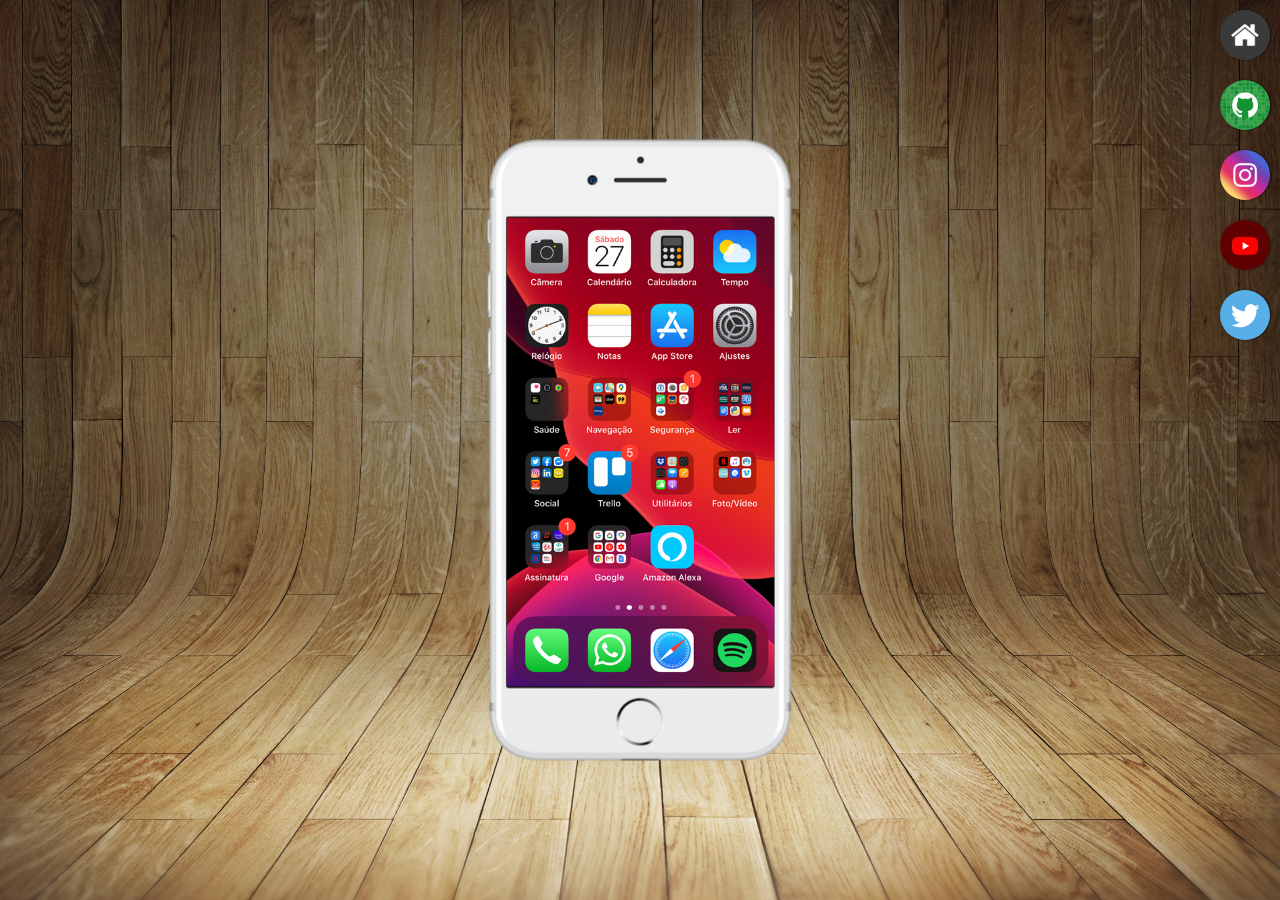
<file: index.html>
<!DOCTYPE html>
<html lang="en">
<head>
    <meta charset="UTF-8">
    <meta name="viewport" content="width=device-width, initial-scale=1.0">
    <title>Projeto Redes Sociais</title>
    <link rel="shortcut icon" href="pacote-d013/favicon.ico" type="image/x-icon">
    <link rel="stylesheet" href="estilos/style.css">
</head>
<body>
    <main>
        <section id="telefone">
            <iframe src="home.html" name="tela" id="tela"  frameborder="0"></iframe>

        </section>

        <section id="redes-sociais">

            <a href="home.html" target="tela"><img src="pacote-d013/imagens/logo-home.jpg" alt="home"></a>
            <a href="github.html" target="tela"><img src="pacote-d013/imagens/logo-github.jpg" alt="github"></a>
            <a href="instagram.html" target="tela"><img src="pacote-d013/imagens/logo-instagram.jpg" alt="instagram"></a>
            <a href="youtube.html" target="tela"><img src="pacote-d013/imagens/logo-youtube.jpg" alt="youtube"></a>
            <a href="twitter.html" target="tela"><img src="pacote-d013/imagens/logo-twitter.jpg" alt="twitter"></a>



        </section>




    </main>
</body>
</html>
</file>
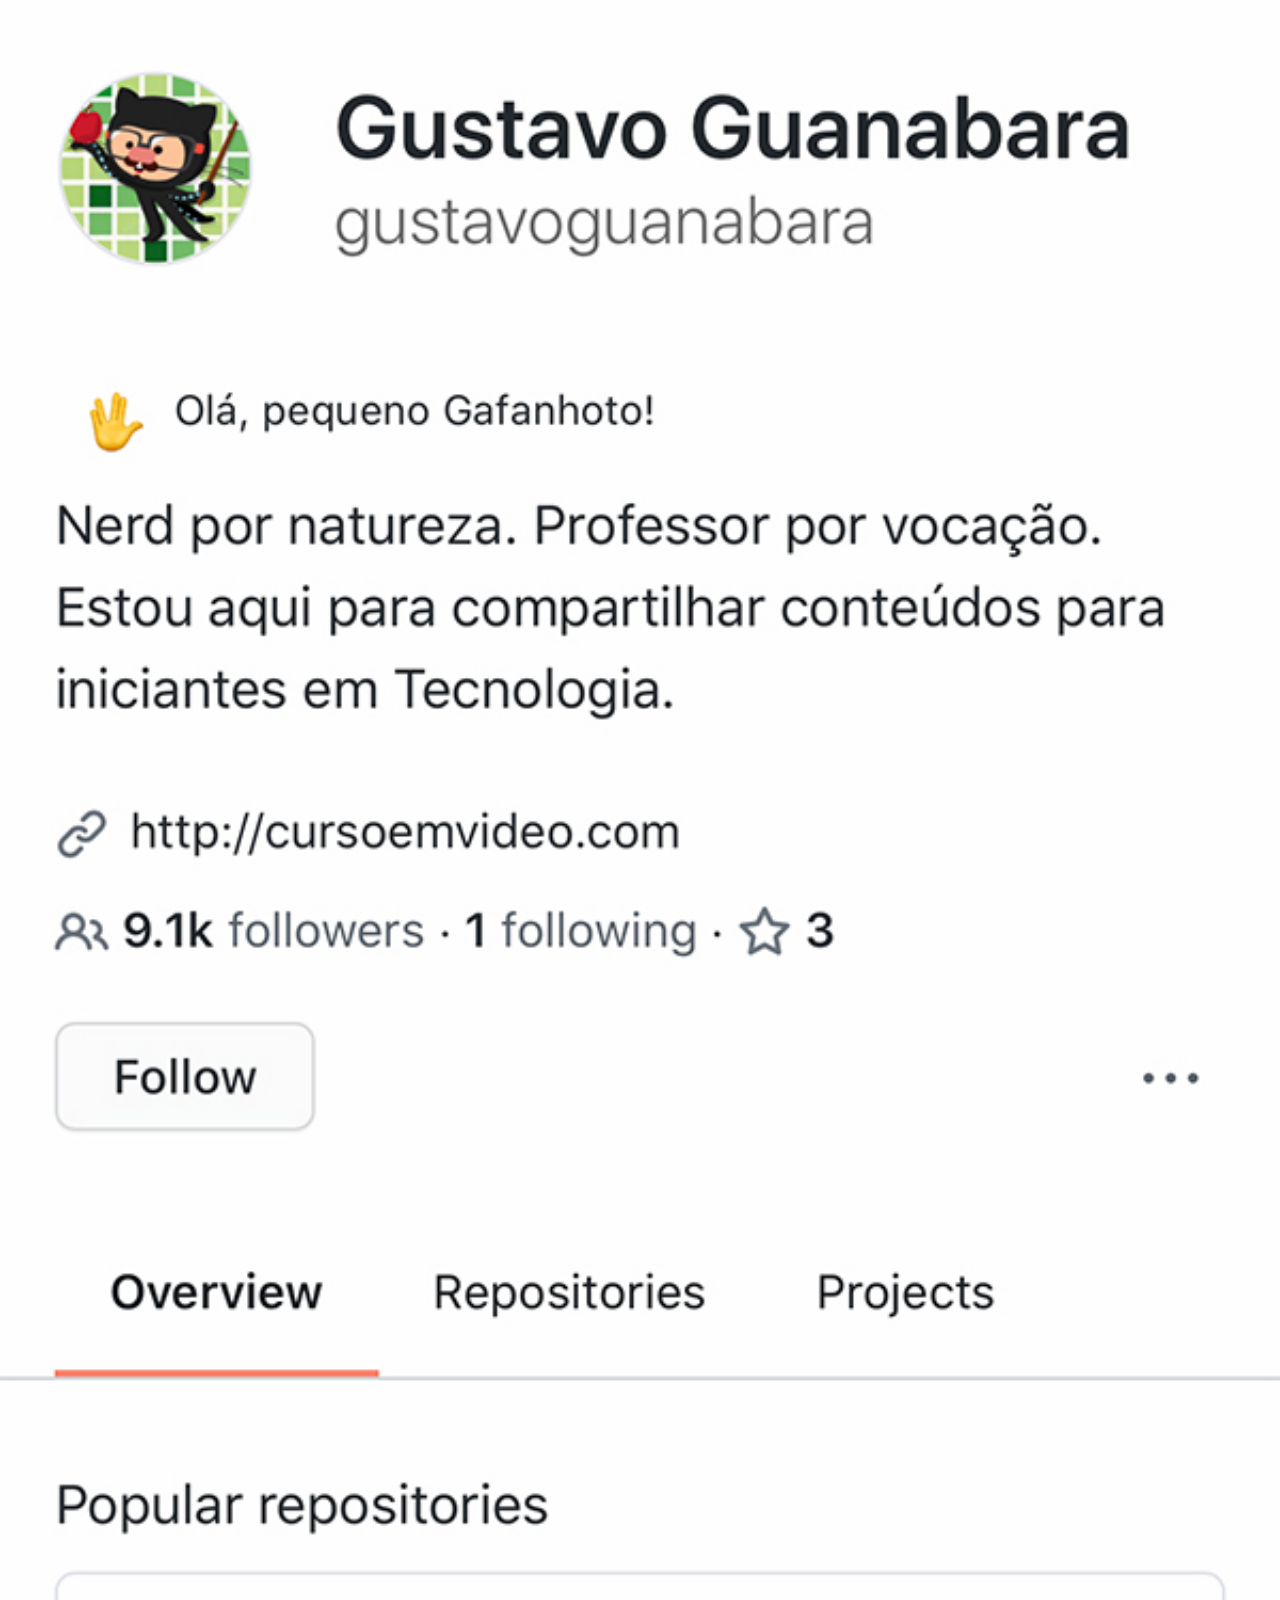
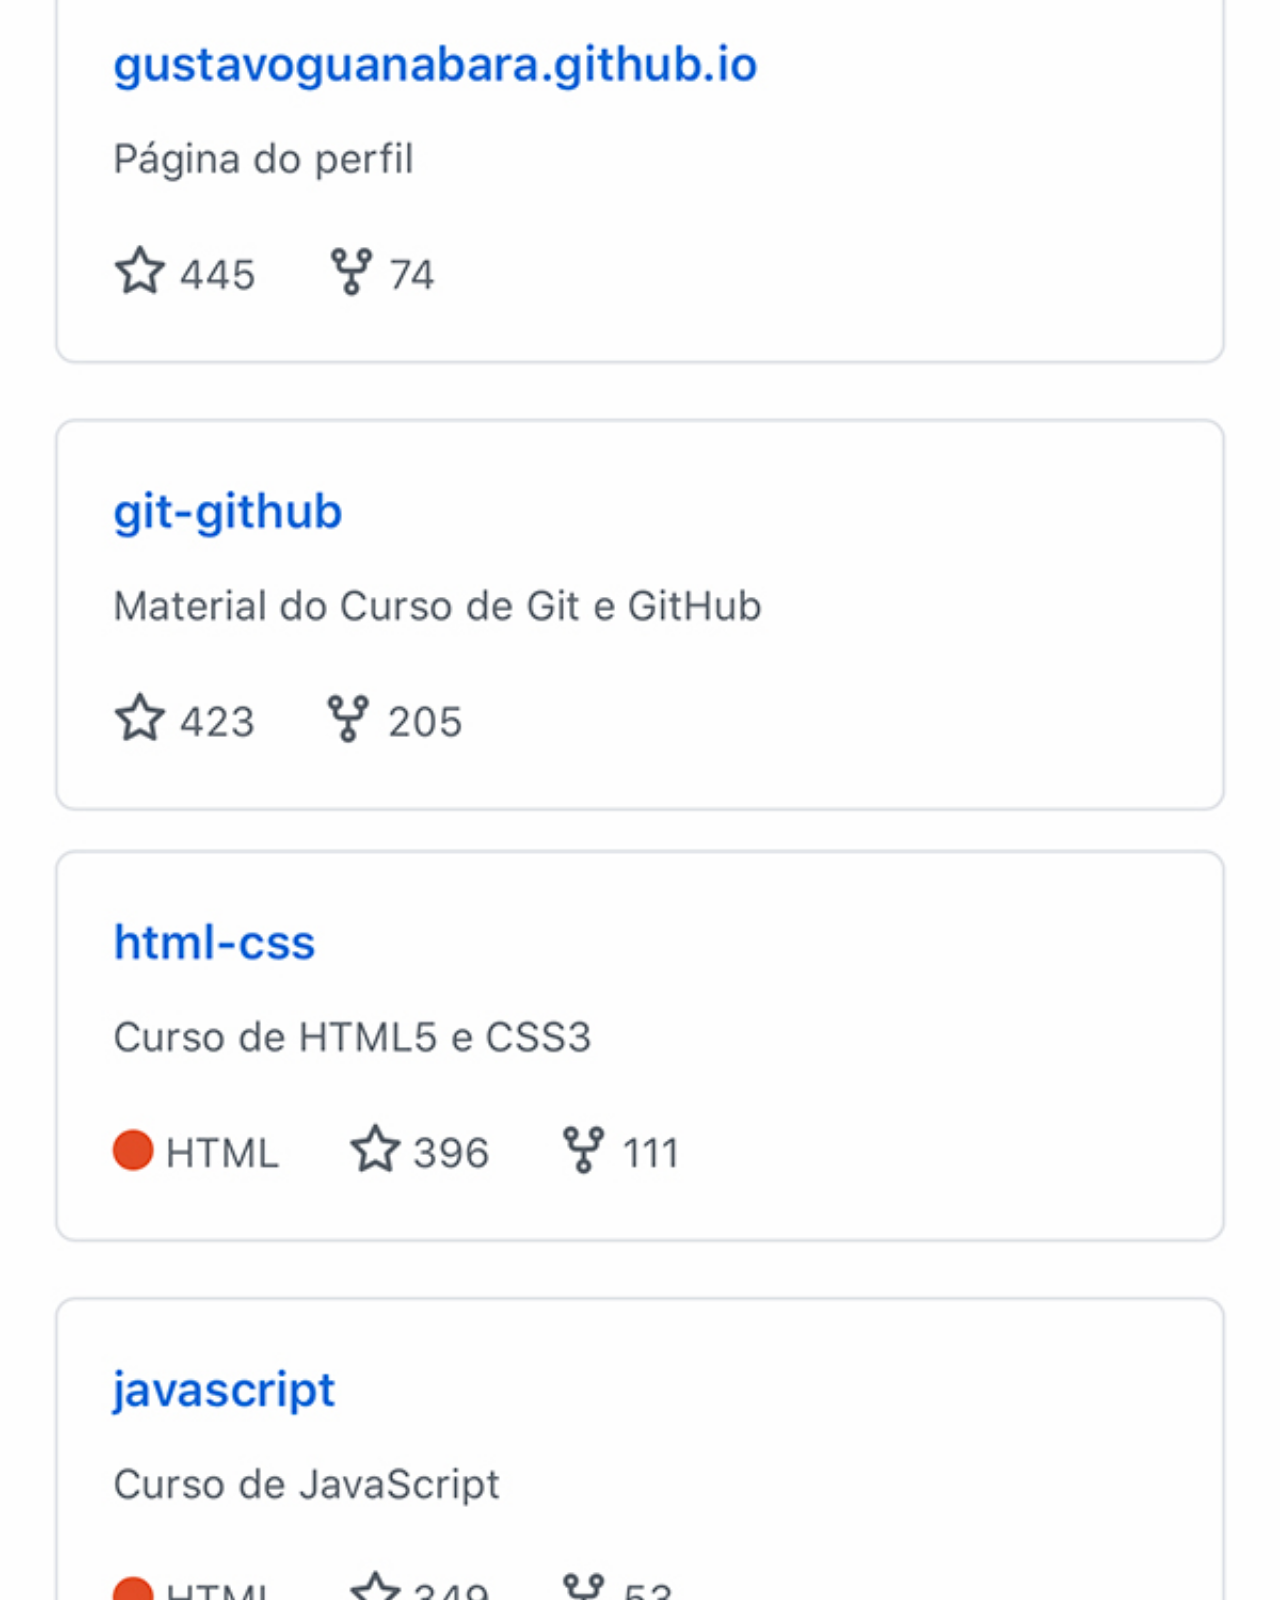
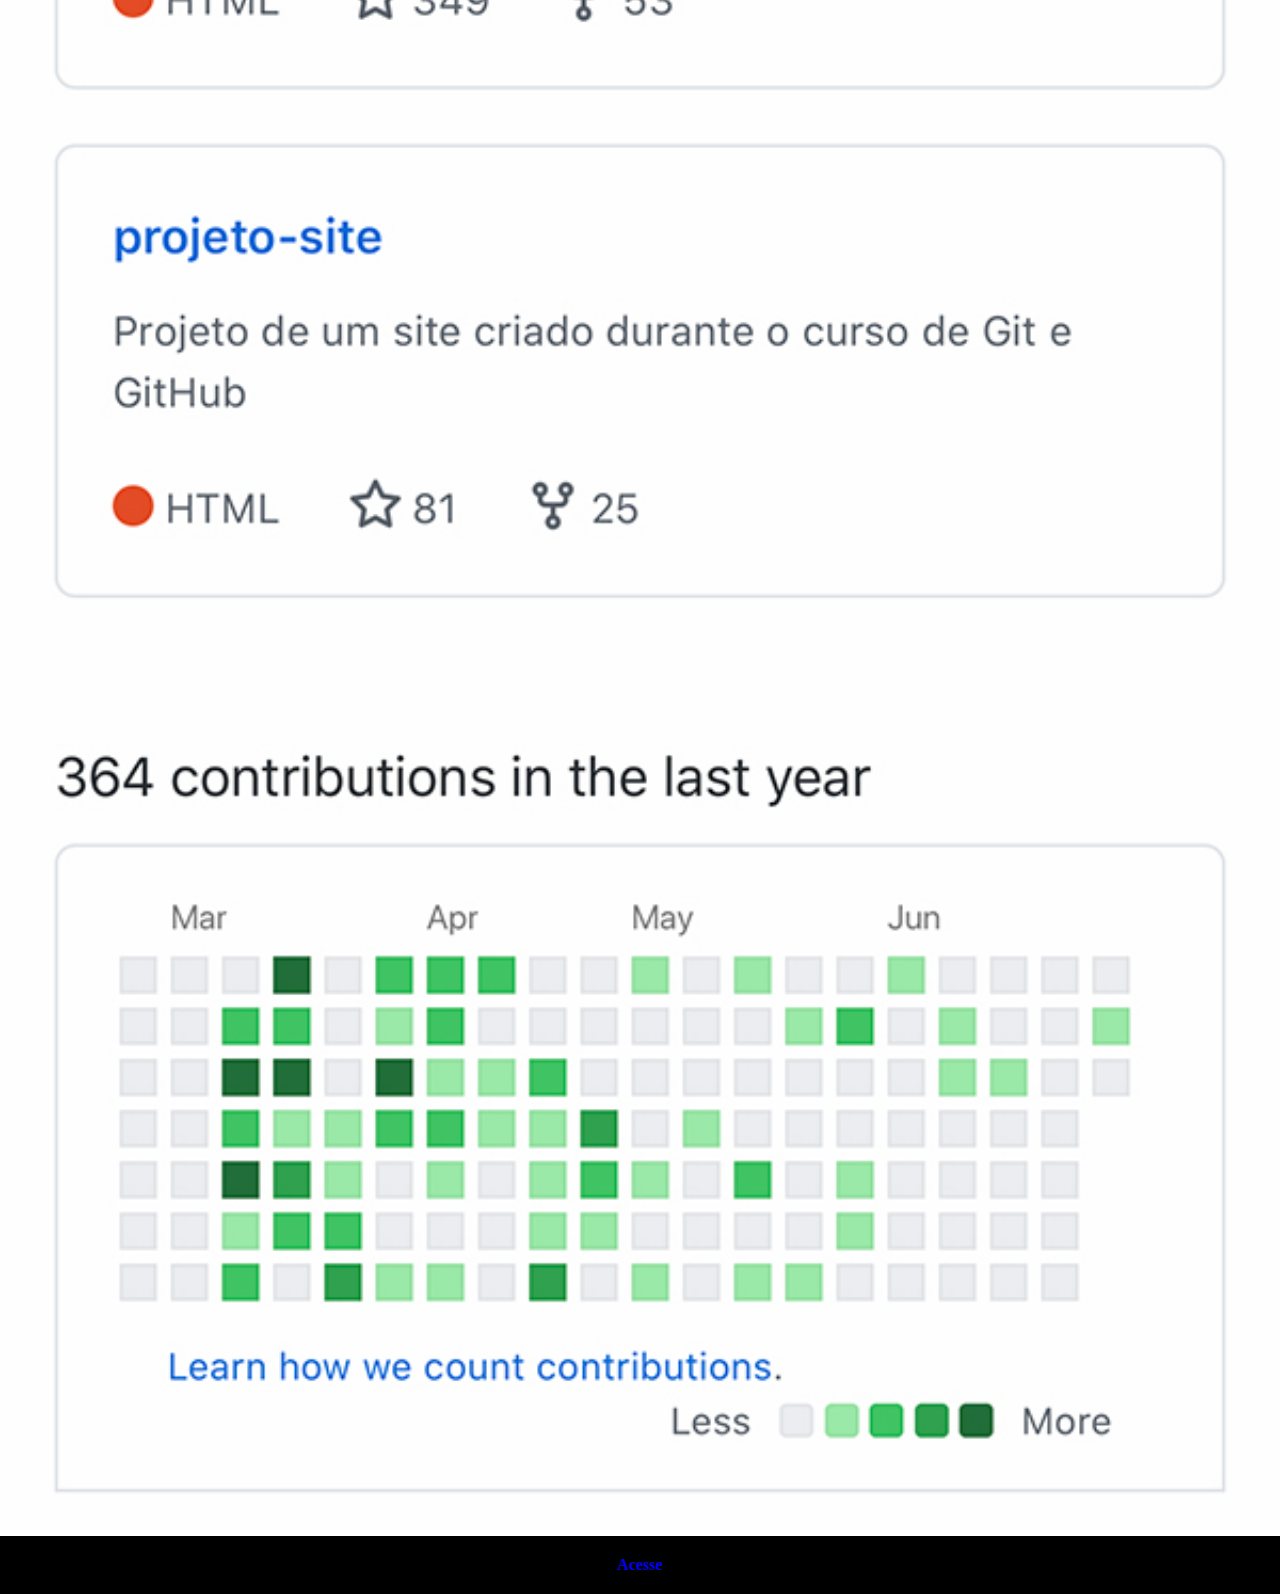
<file: github.html>
<!DOCTYPE html>
<html lang="en">
<head>
    <meta charset="UTF-8">
    <meta name="viewport" content="width=device-width, initial-scale=1.0">
    <title>Github</title>
    <link rel="stylesheet" href="estilos/social.css">
</head>
<body>
    <img src="pacote-d013/imagens/tela-github.jpg" alt="Github">
    <a href="https://github.com/gustavoguanabara/html-css/tree/fe6653ecdafa5b7275a5ecb4c36a8ca14f5043e7/aulas-pdf" target="_blank">Acesse</a>
    
</body>
</html>
</file>
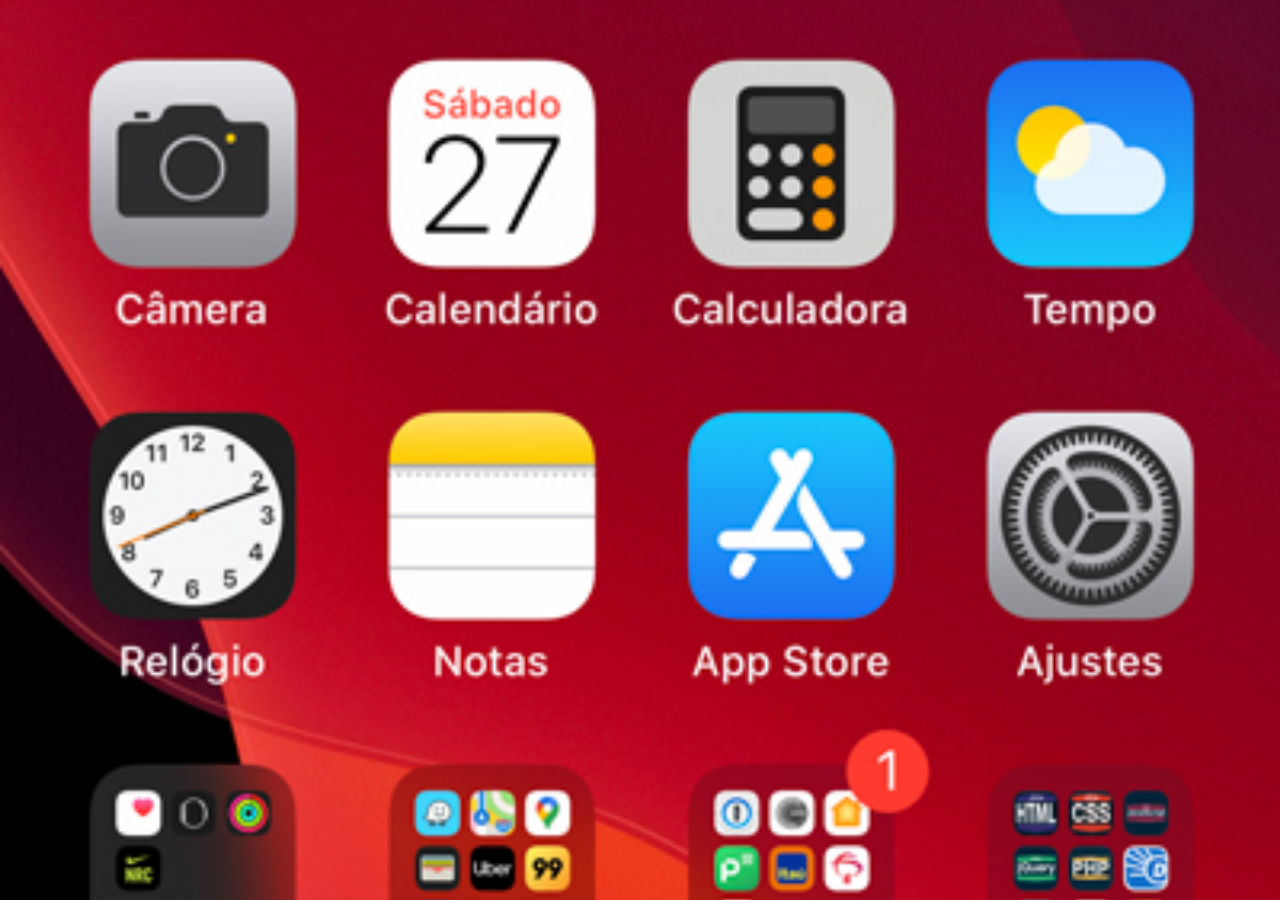
<file: home.html>
<!DOCTYPE html>
<html lang="en">
<head>
    <meta charset="UTF-8">
    <meta name="viewport" content="width=device-width, initial-scale=1.0">
    <title>Home</title>
</head>

<style>
    * {
        margin: 0;
        padding: 0;
    }

    body {
        width: 100vw;
        height: 100vh;
        background: black url('pacote-d013/imagens/tela-home.jpg') no-repeat top center;
        background-size: cover;
    }

    
    
</style>
<body>
    
</body>
</html>
</file>
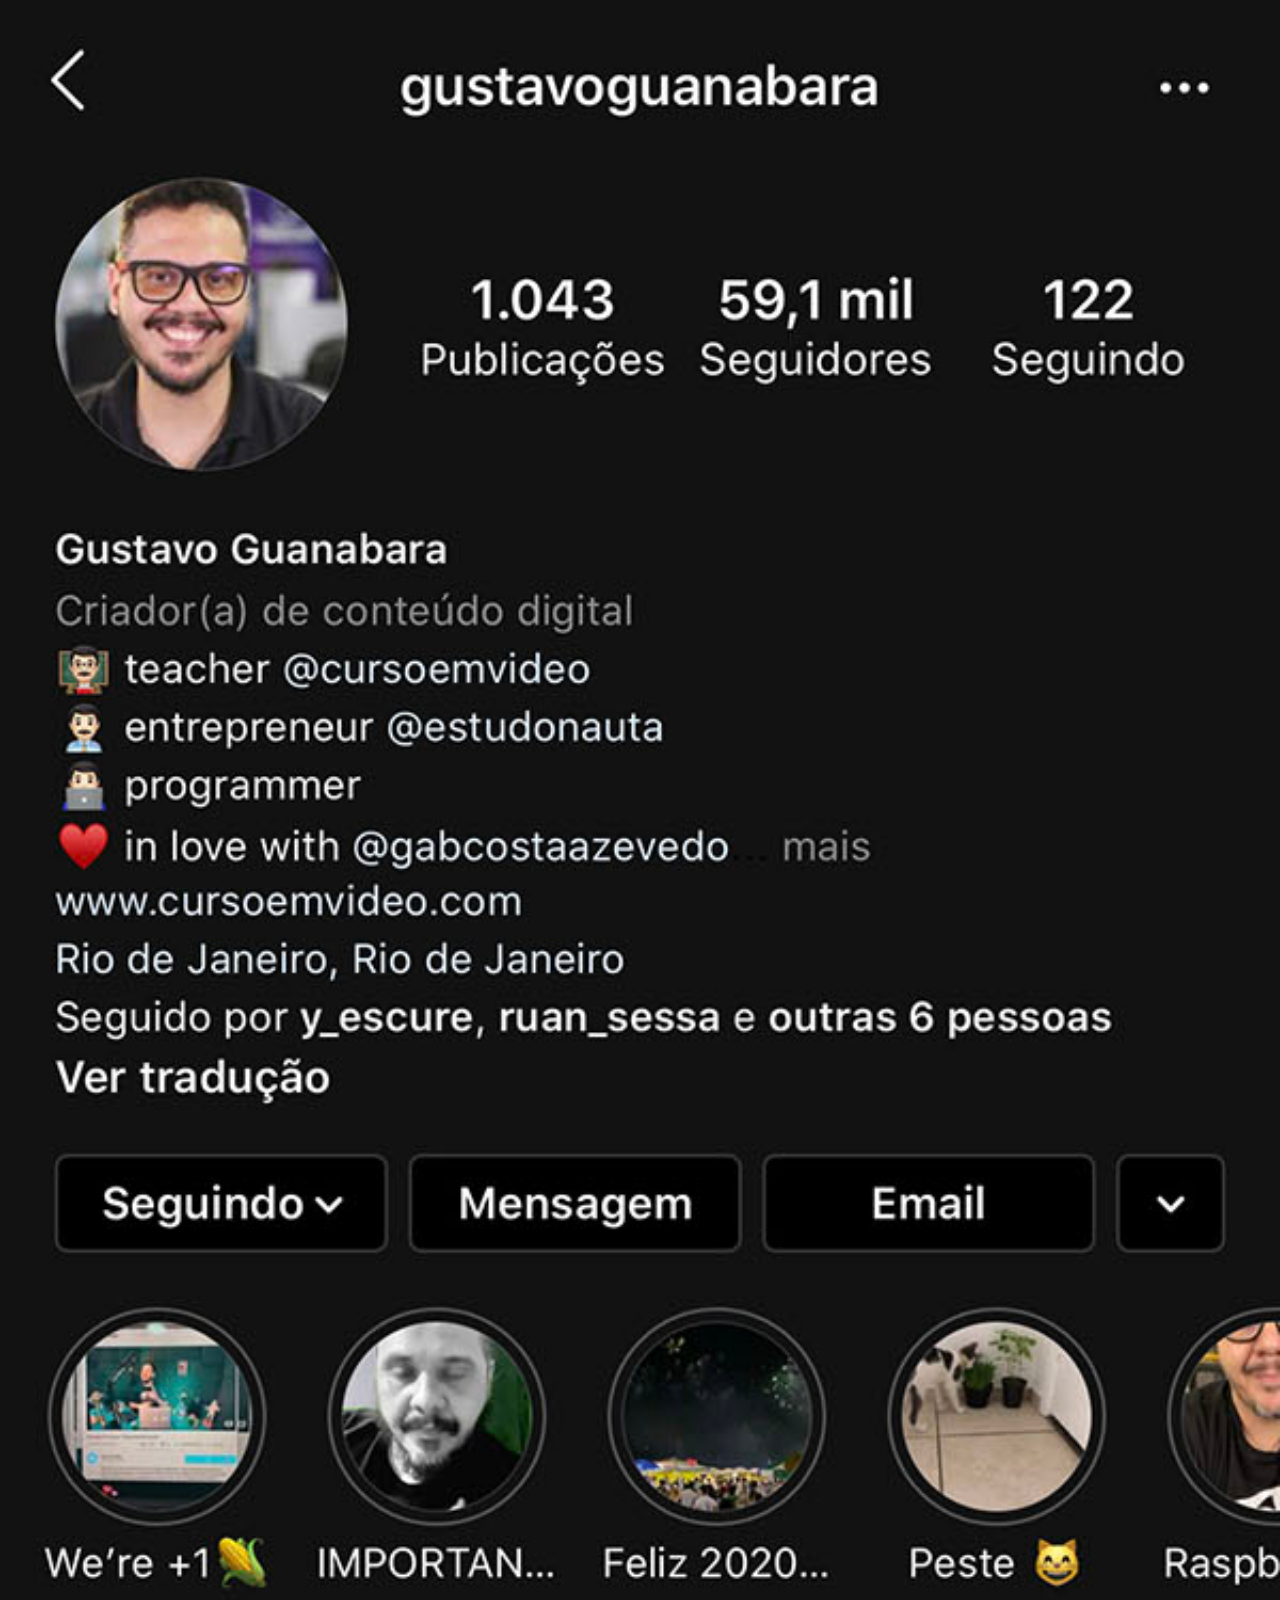
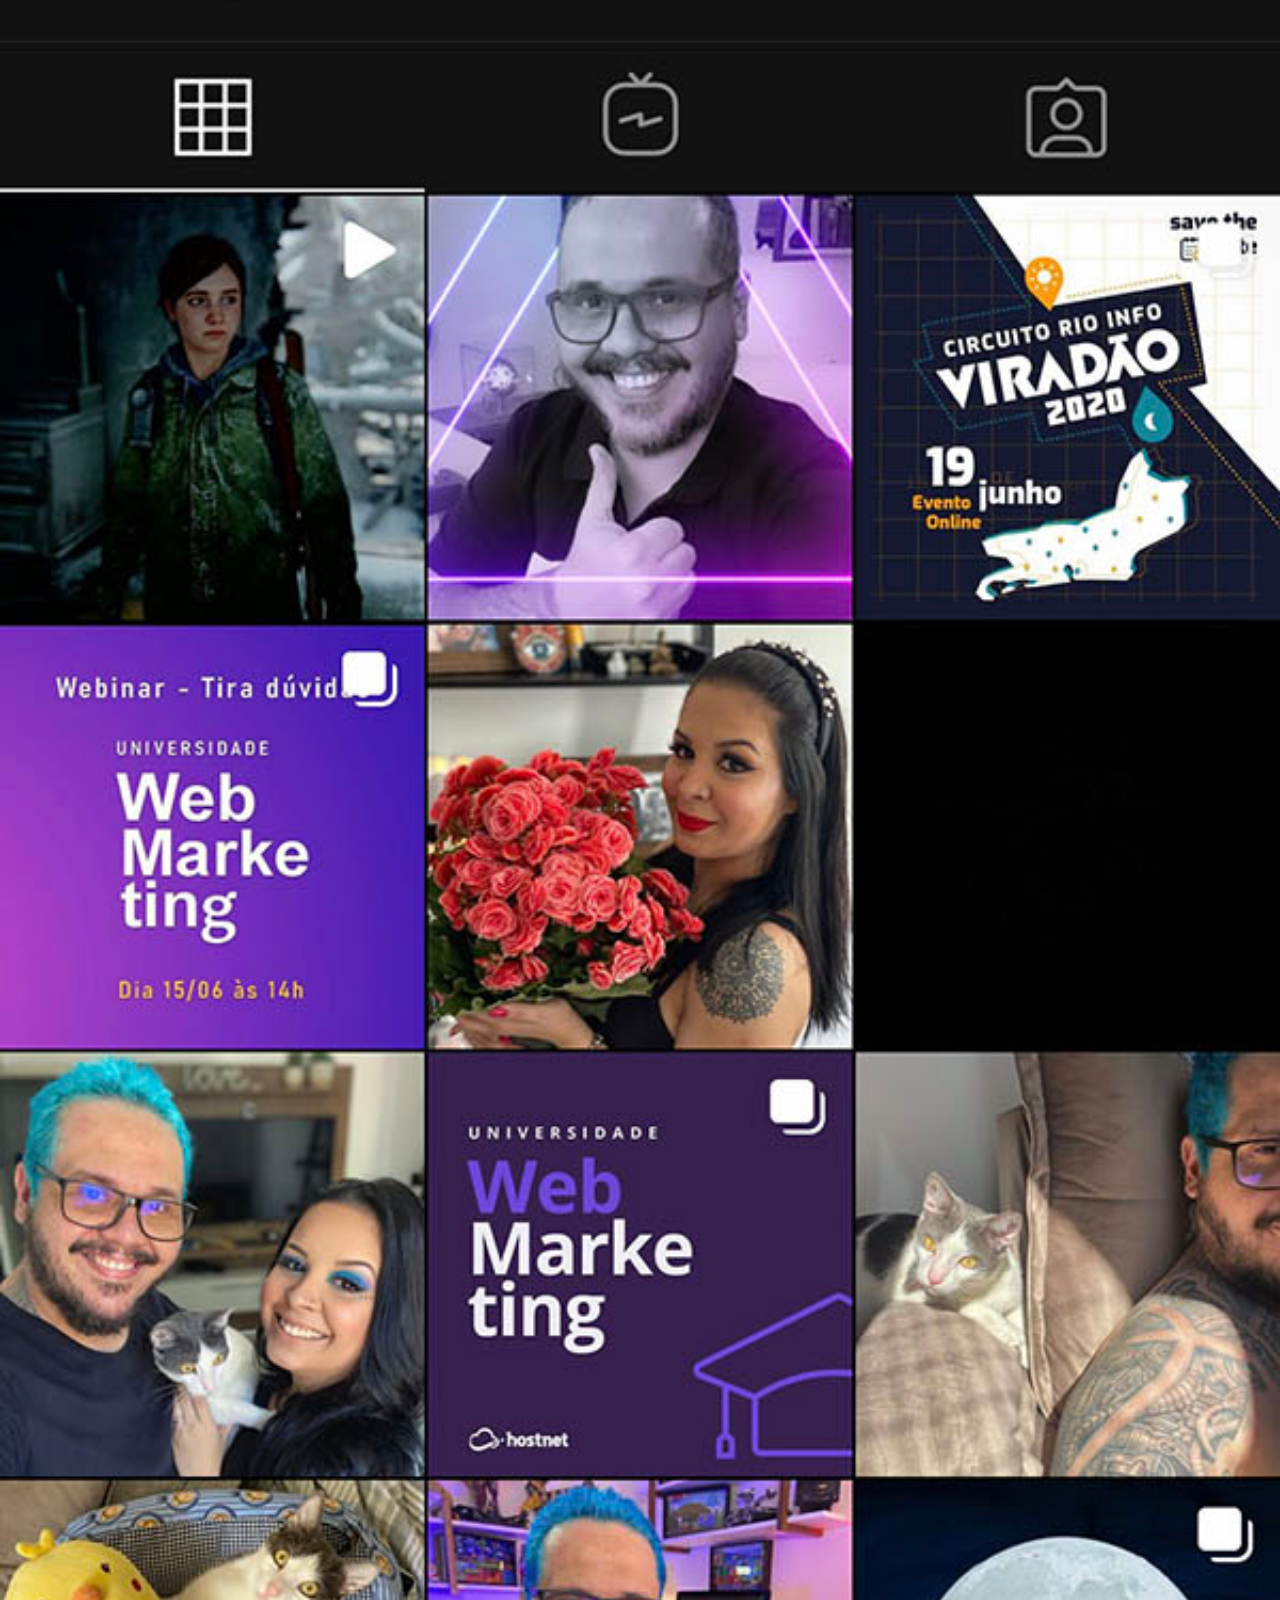
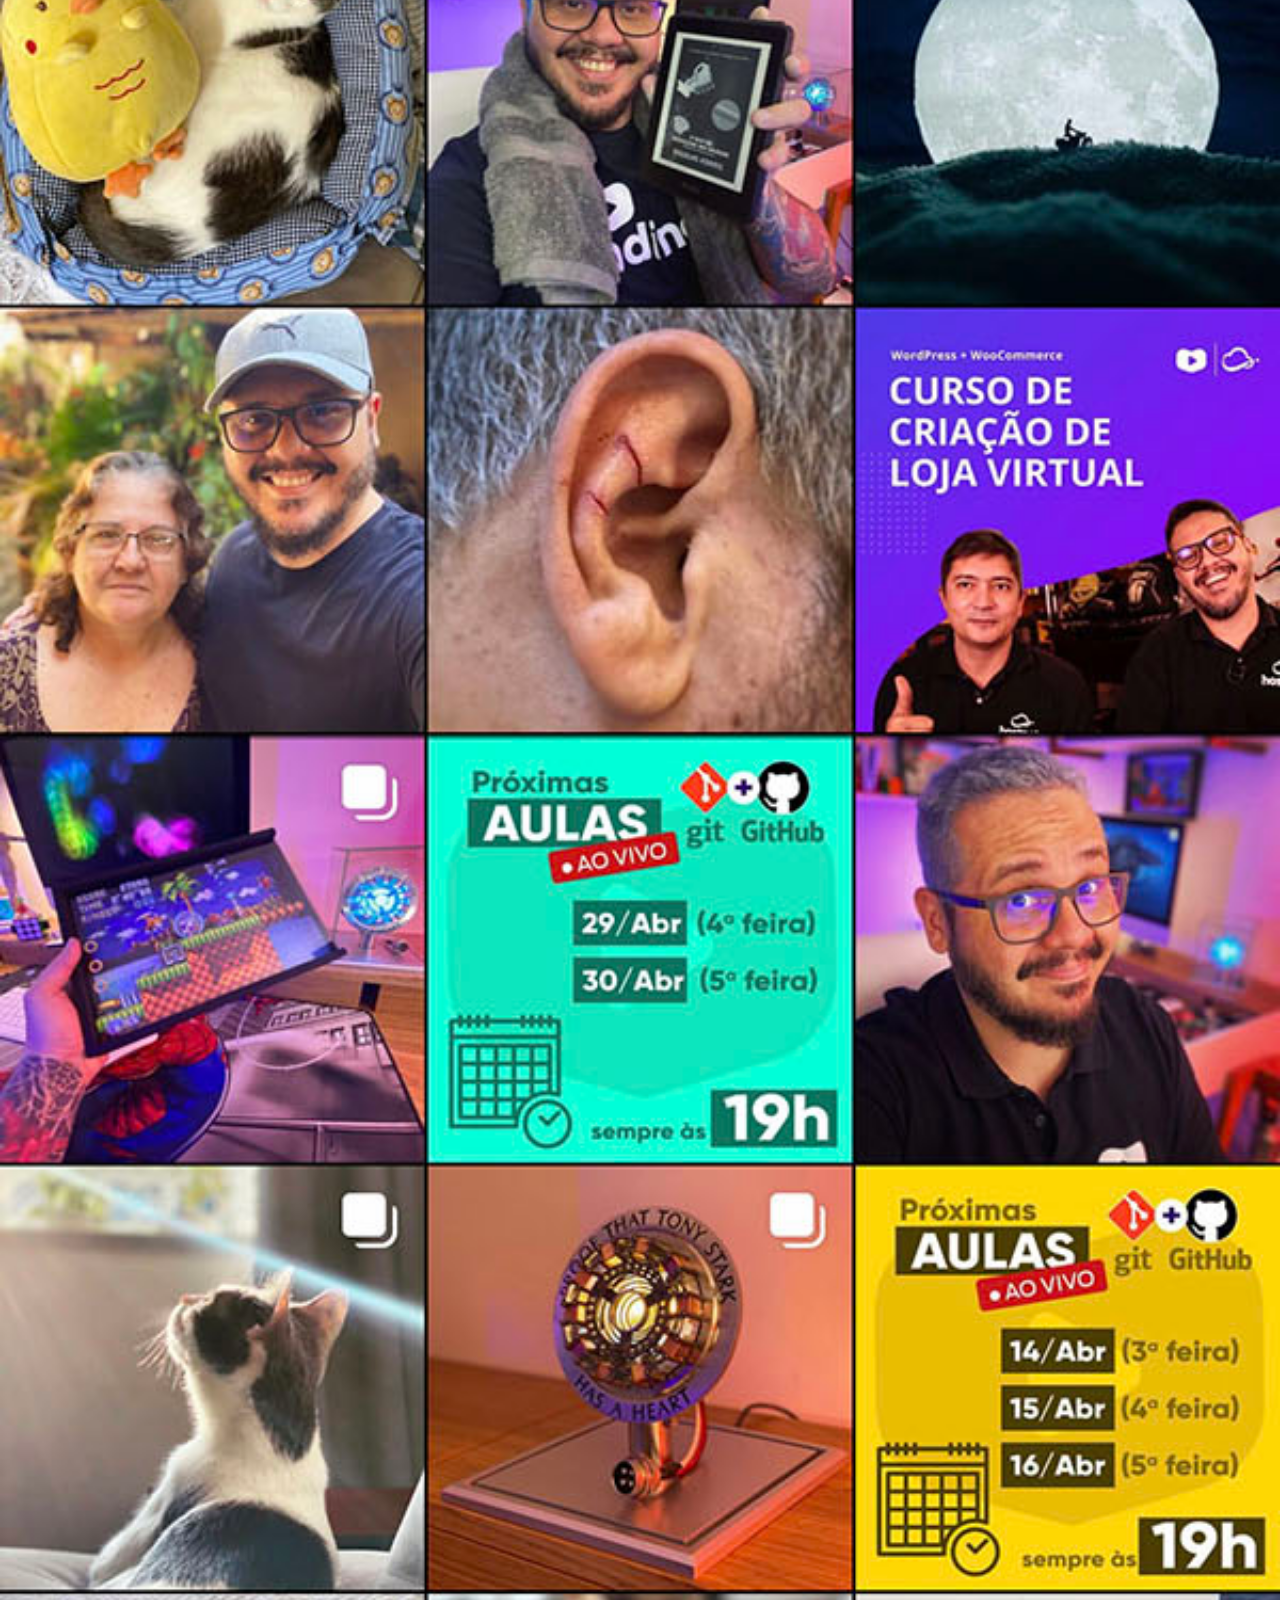
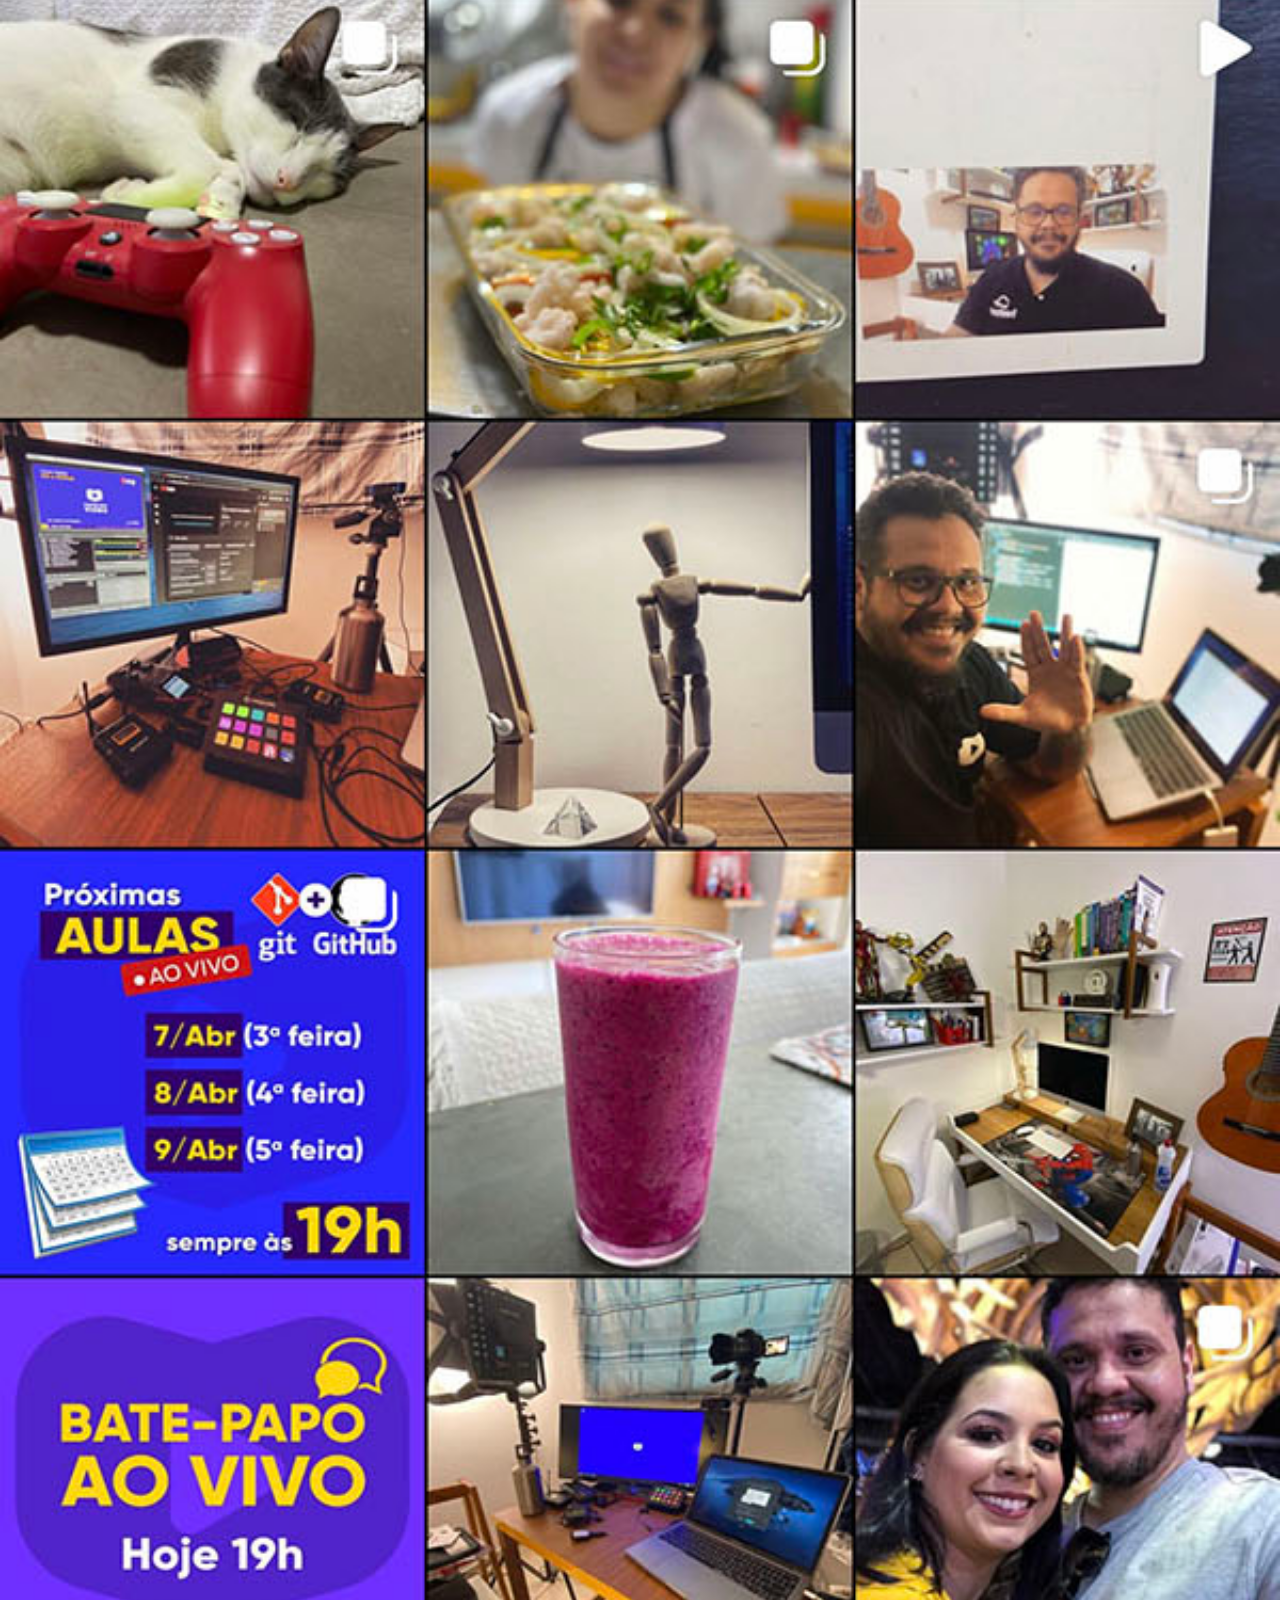
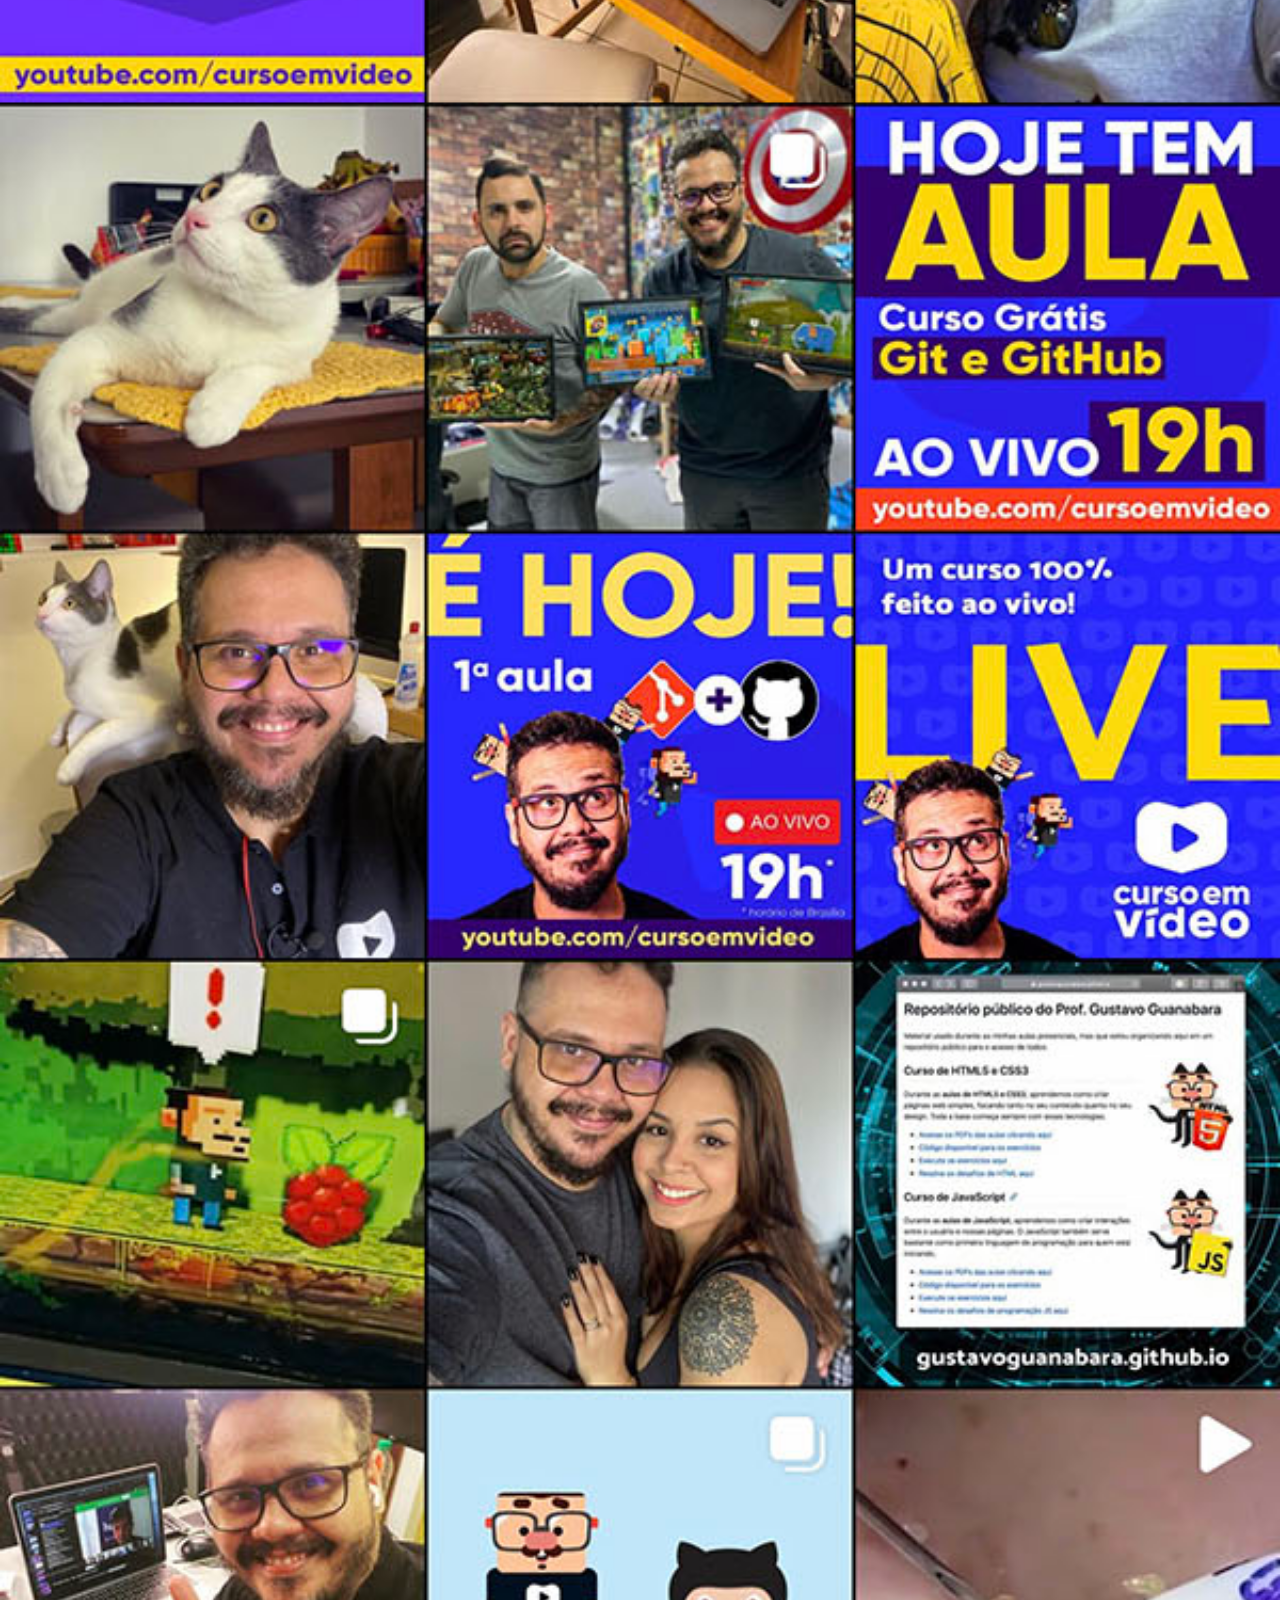
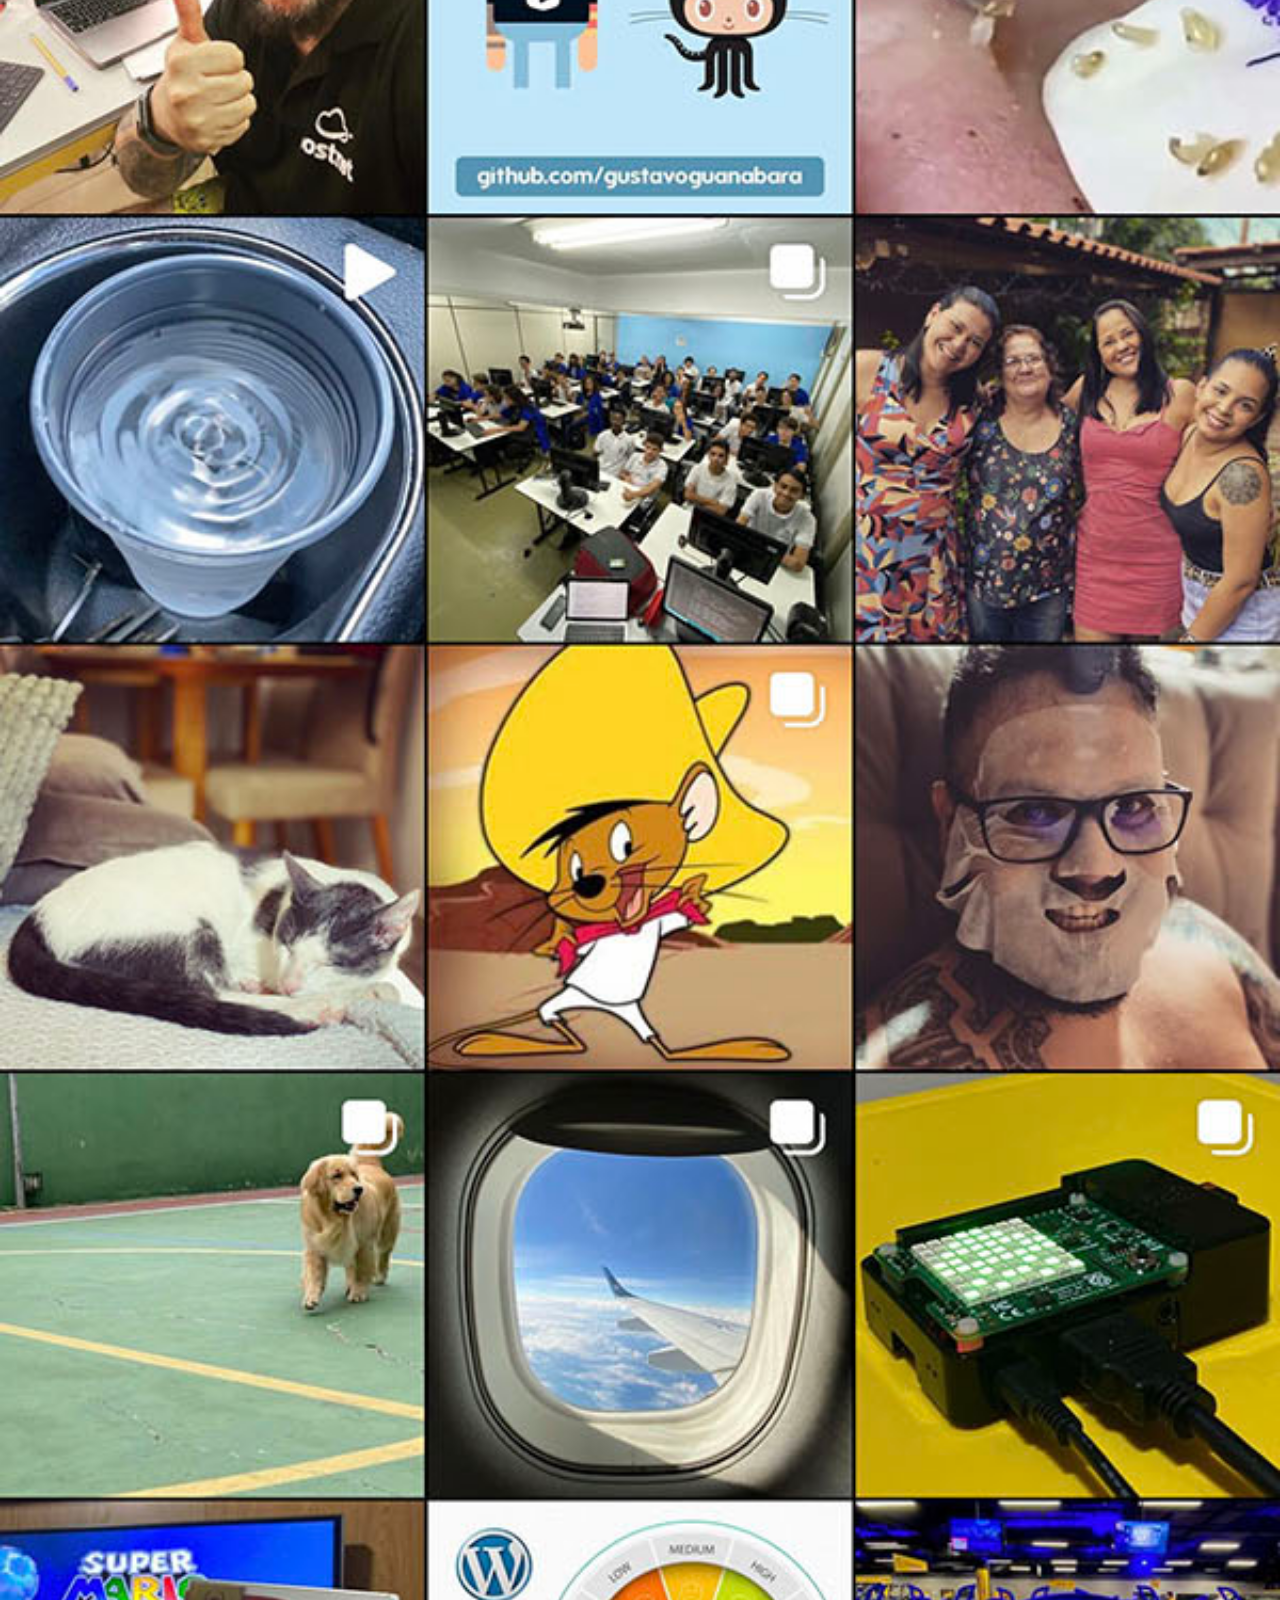
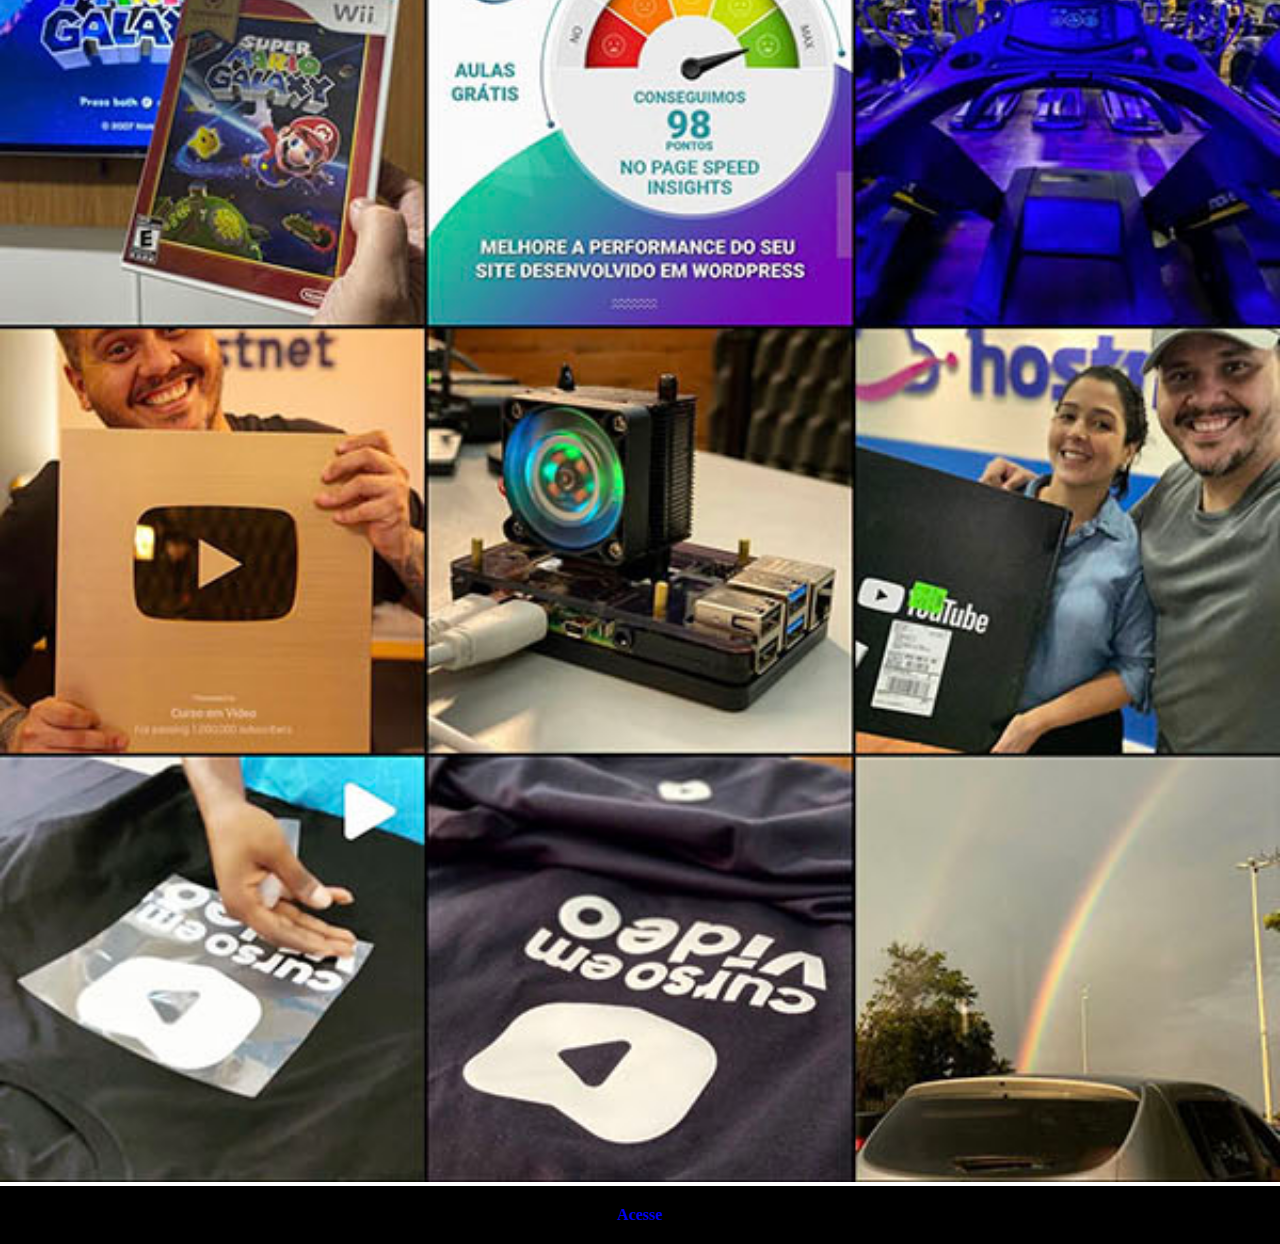
<file: instagram.html>
<!DOCTYPE html>
<html lang="en">
<head>
    <meta charset="UTF-8">
    <meta name="viewport" content="width=device-width, initial-scale=1.0">
    <title>Instagram</title>
    <link rel="stylesheet" href="estilos/social.css">
</head>
<body>
    <img src="pacote-d013/imagens/tela-instagram.jpg" alt="Instagram">
    <a href="https://www.instagram.com/gustavoguanabara/" target="_blank">Acesse</a>
</body>
</html>
</file>
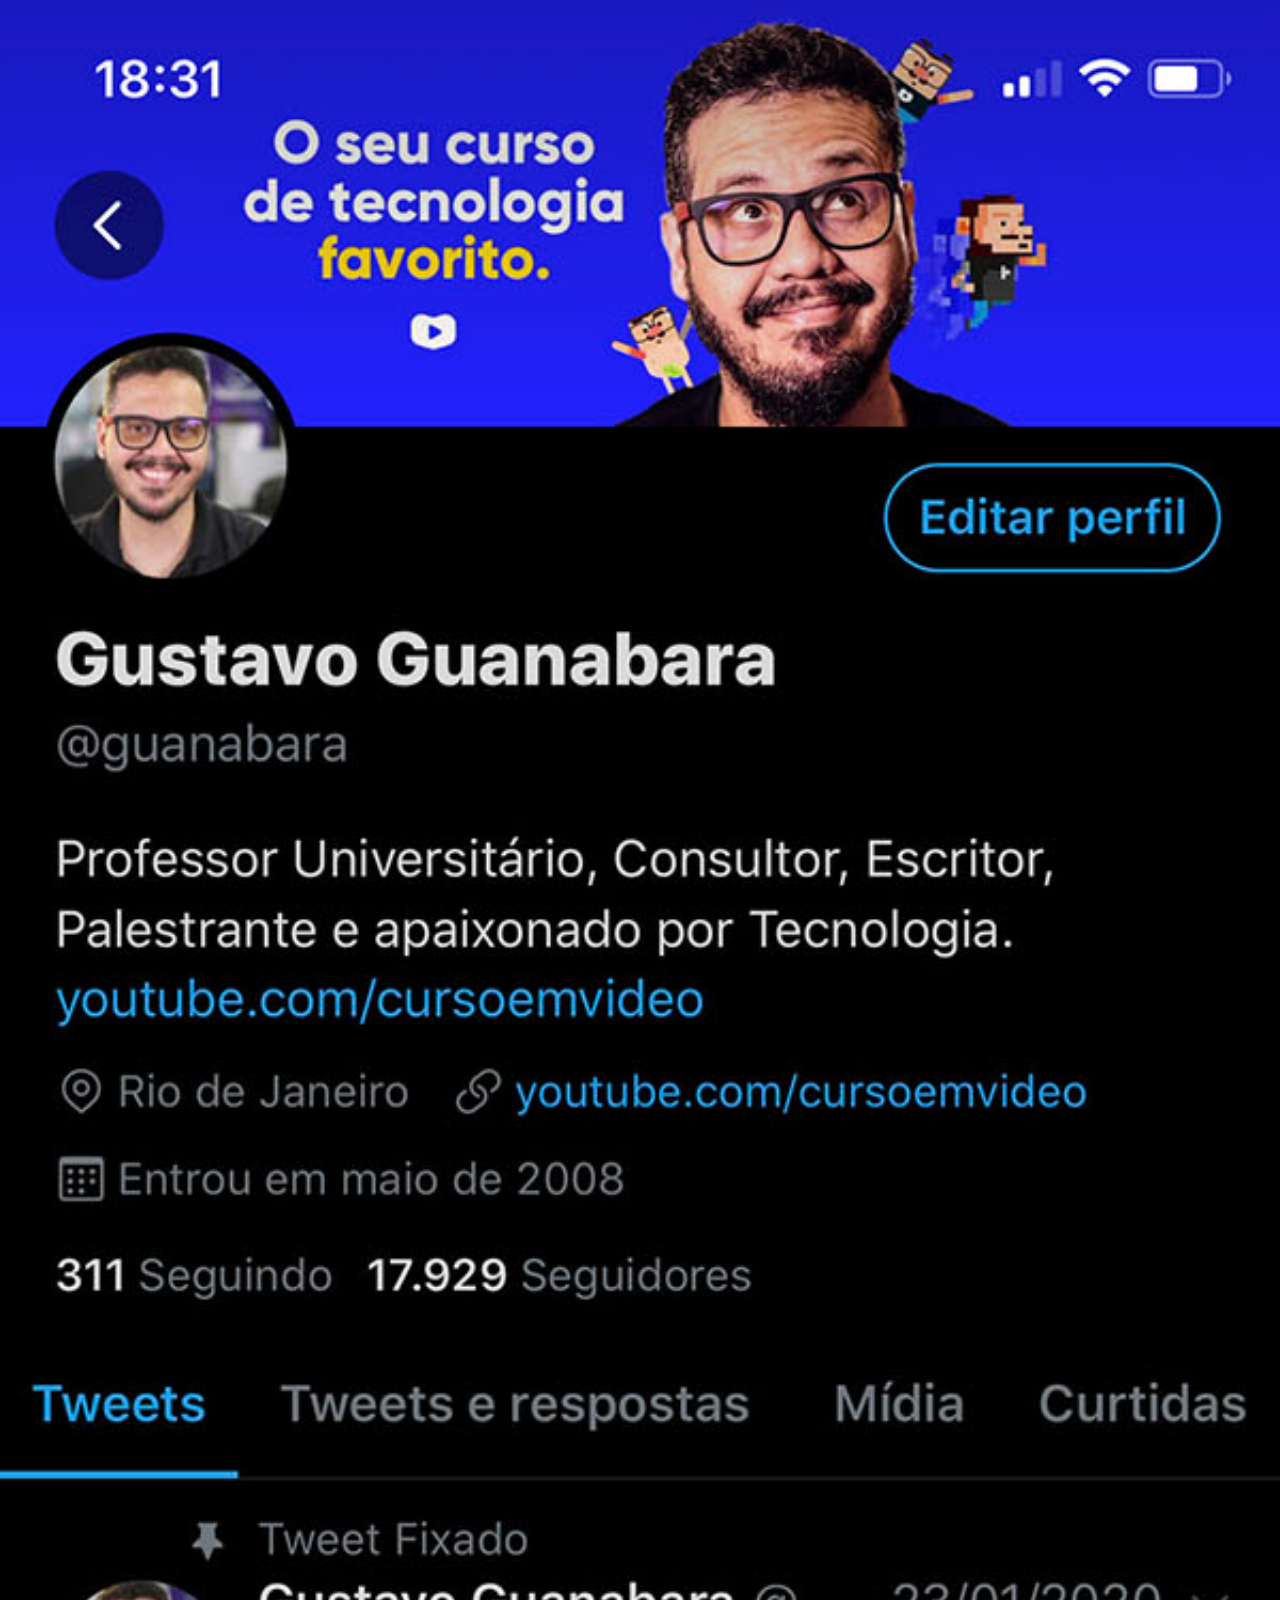
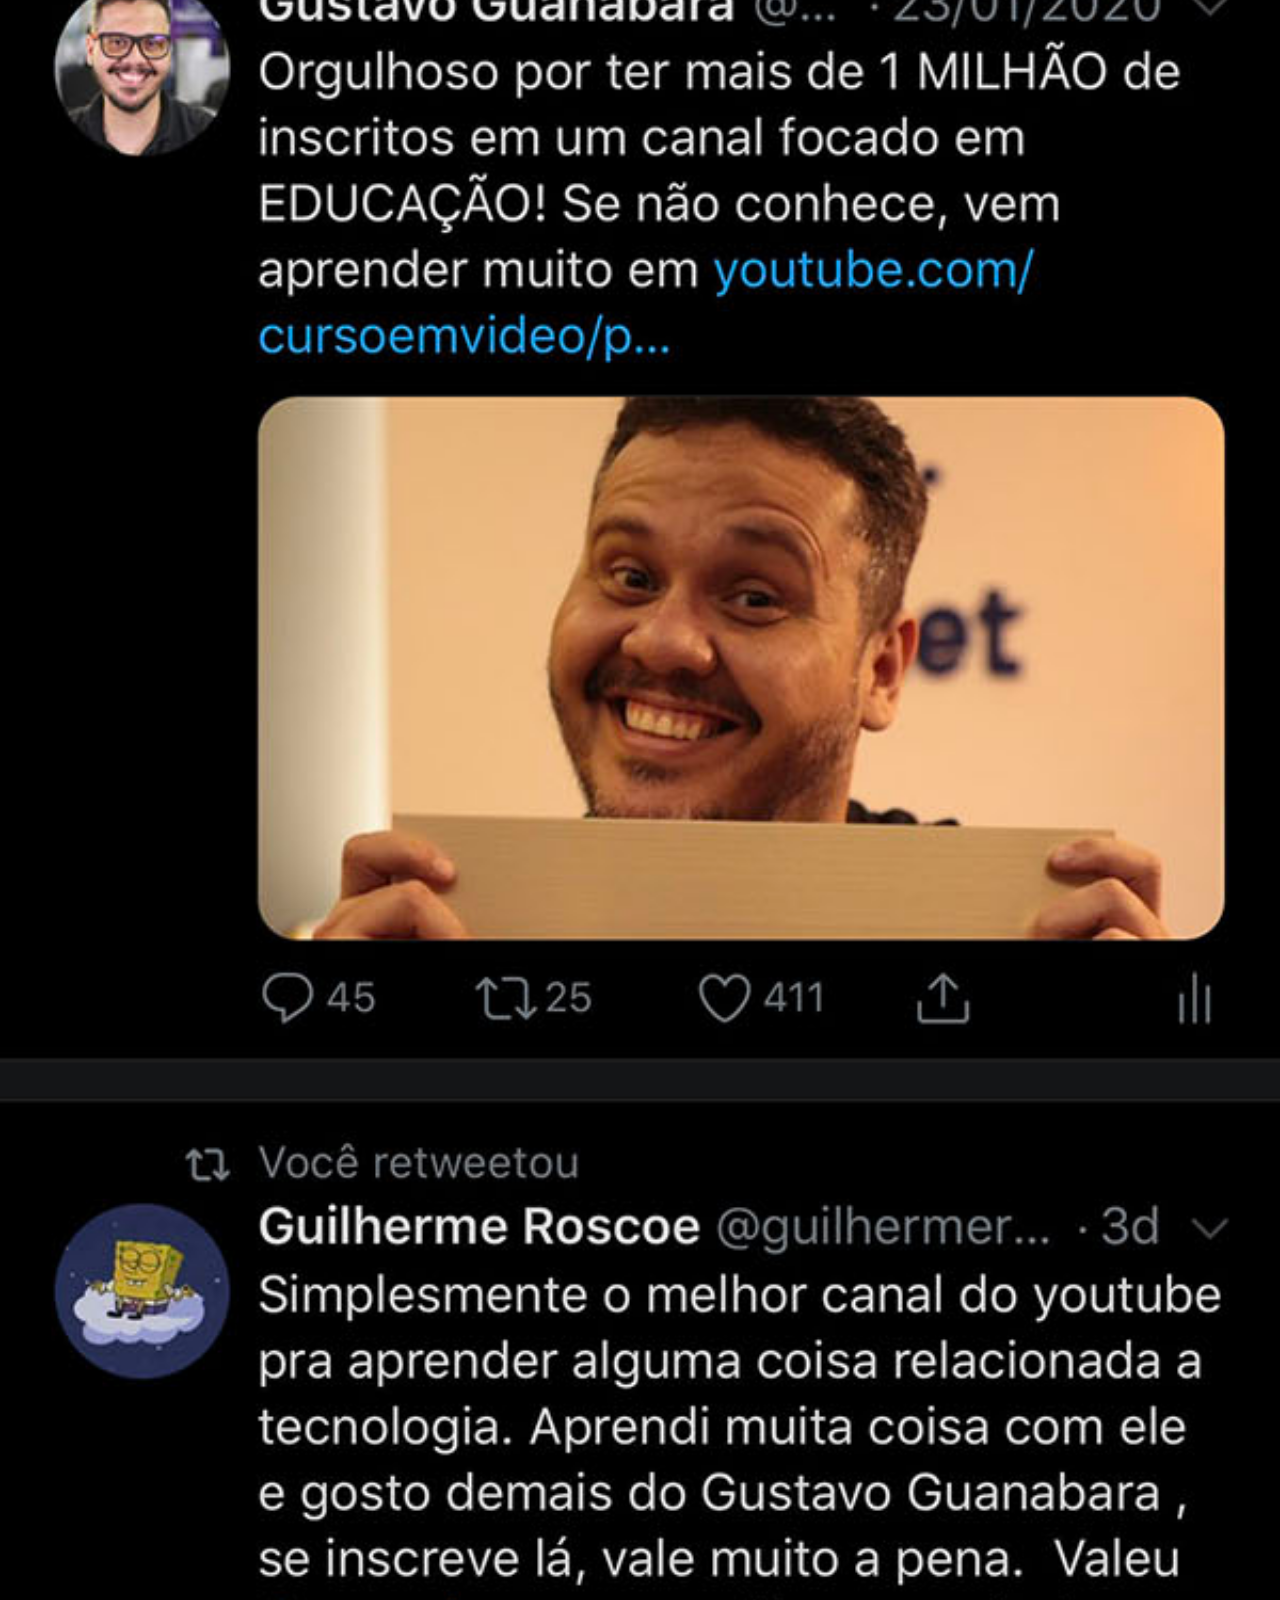
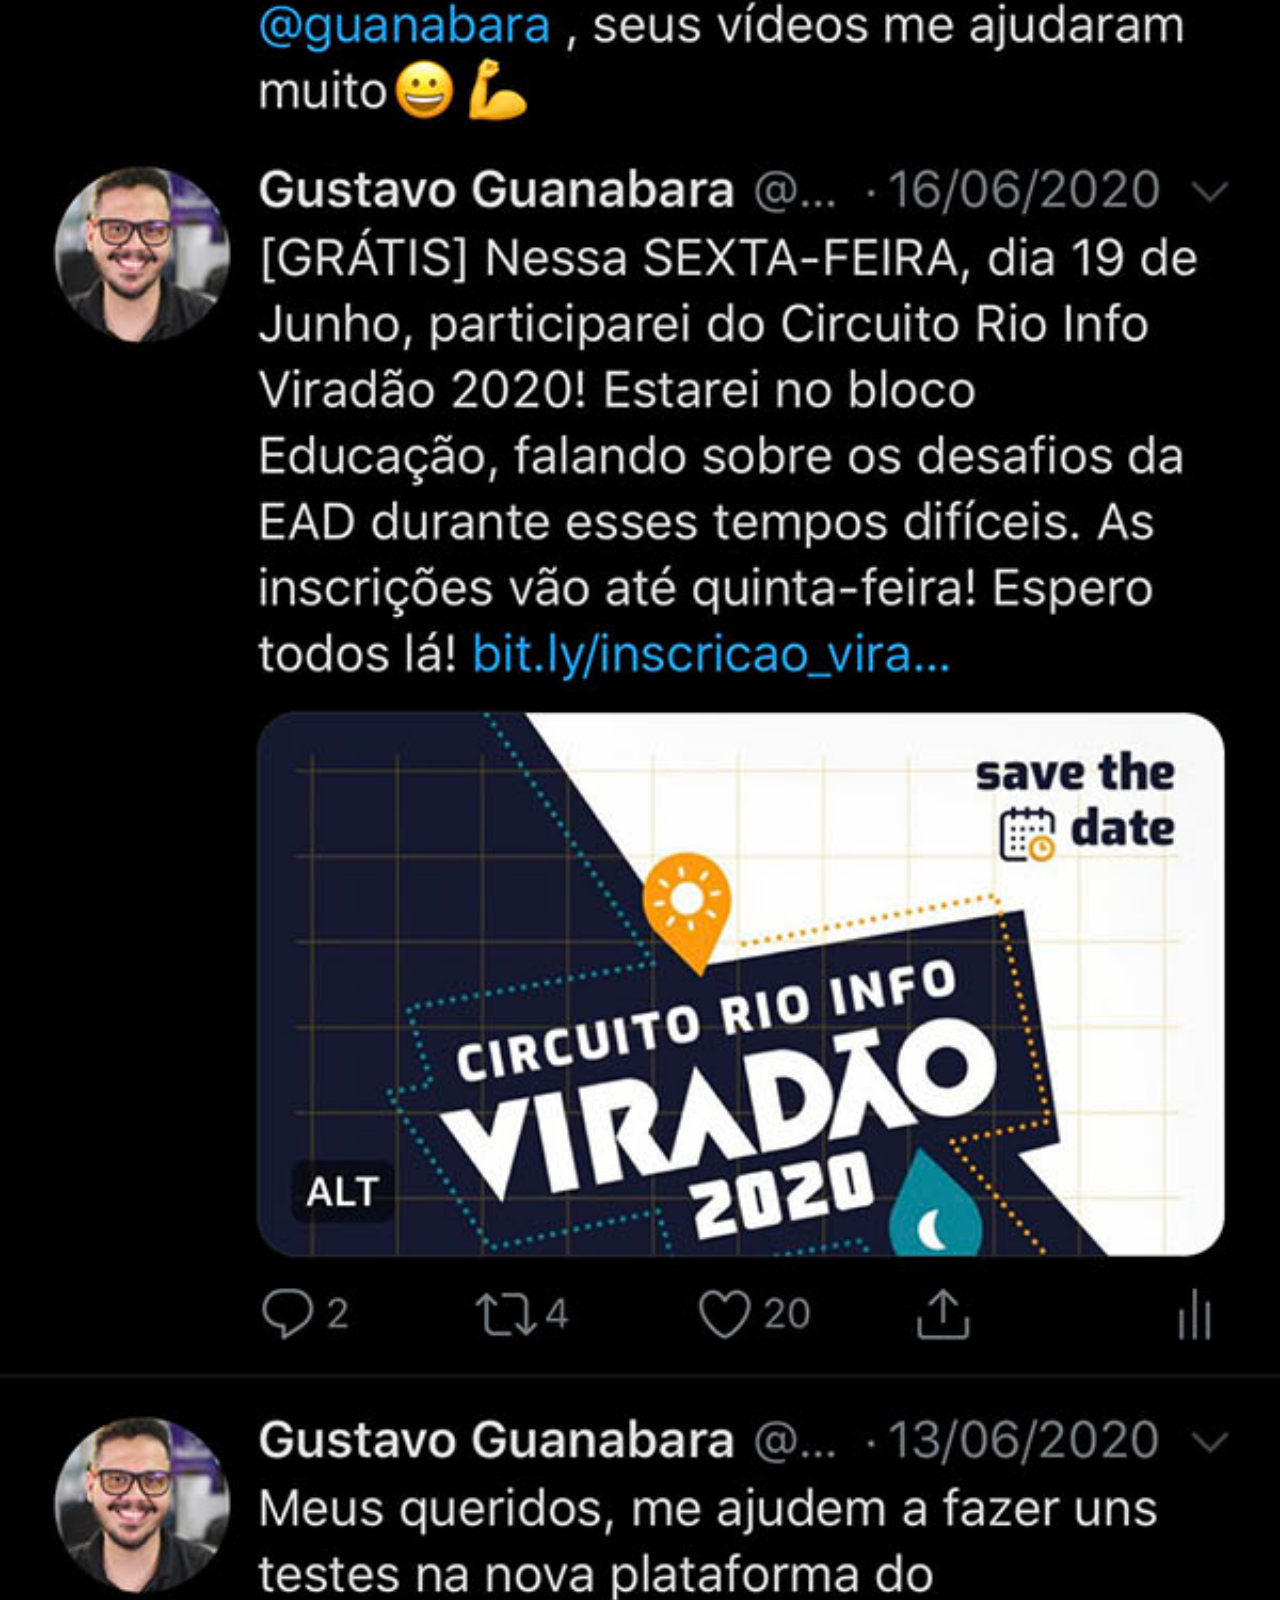
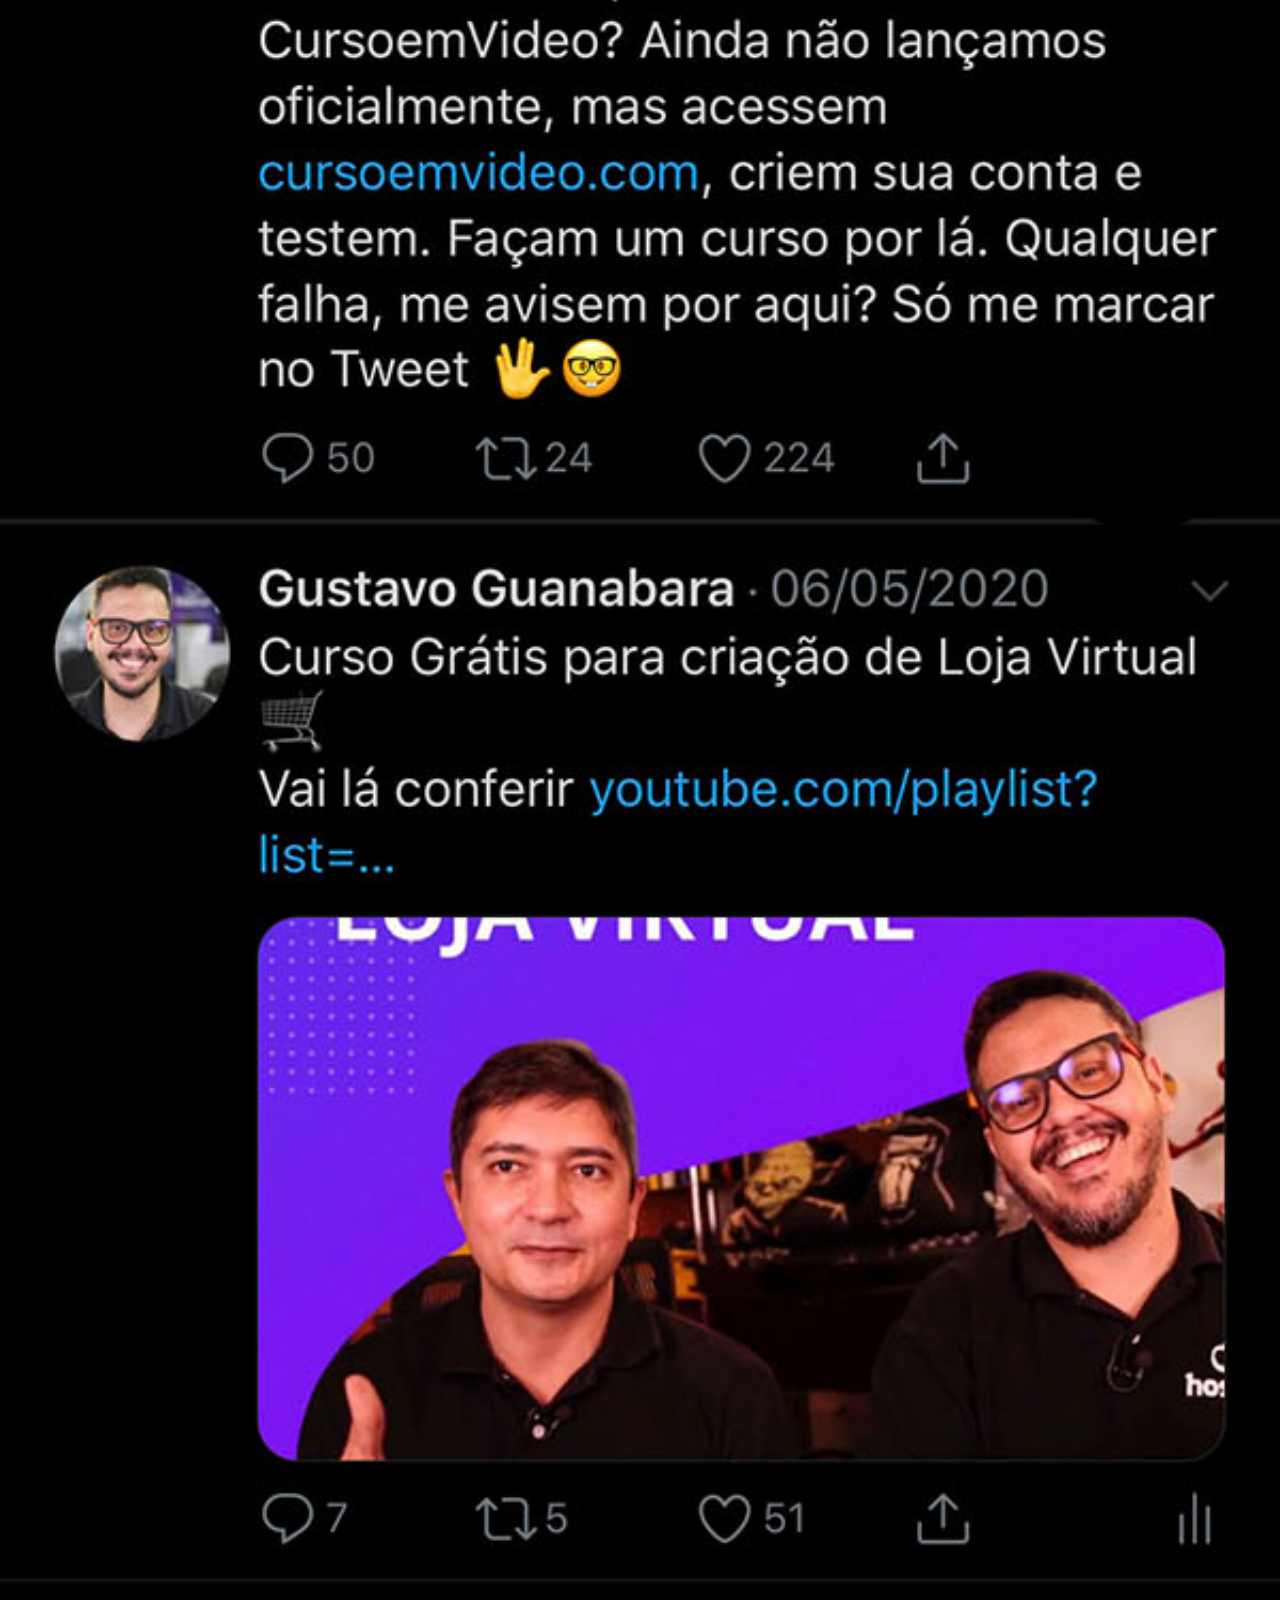
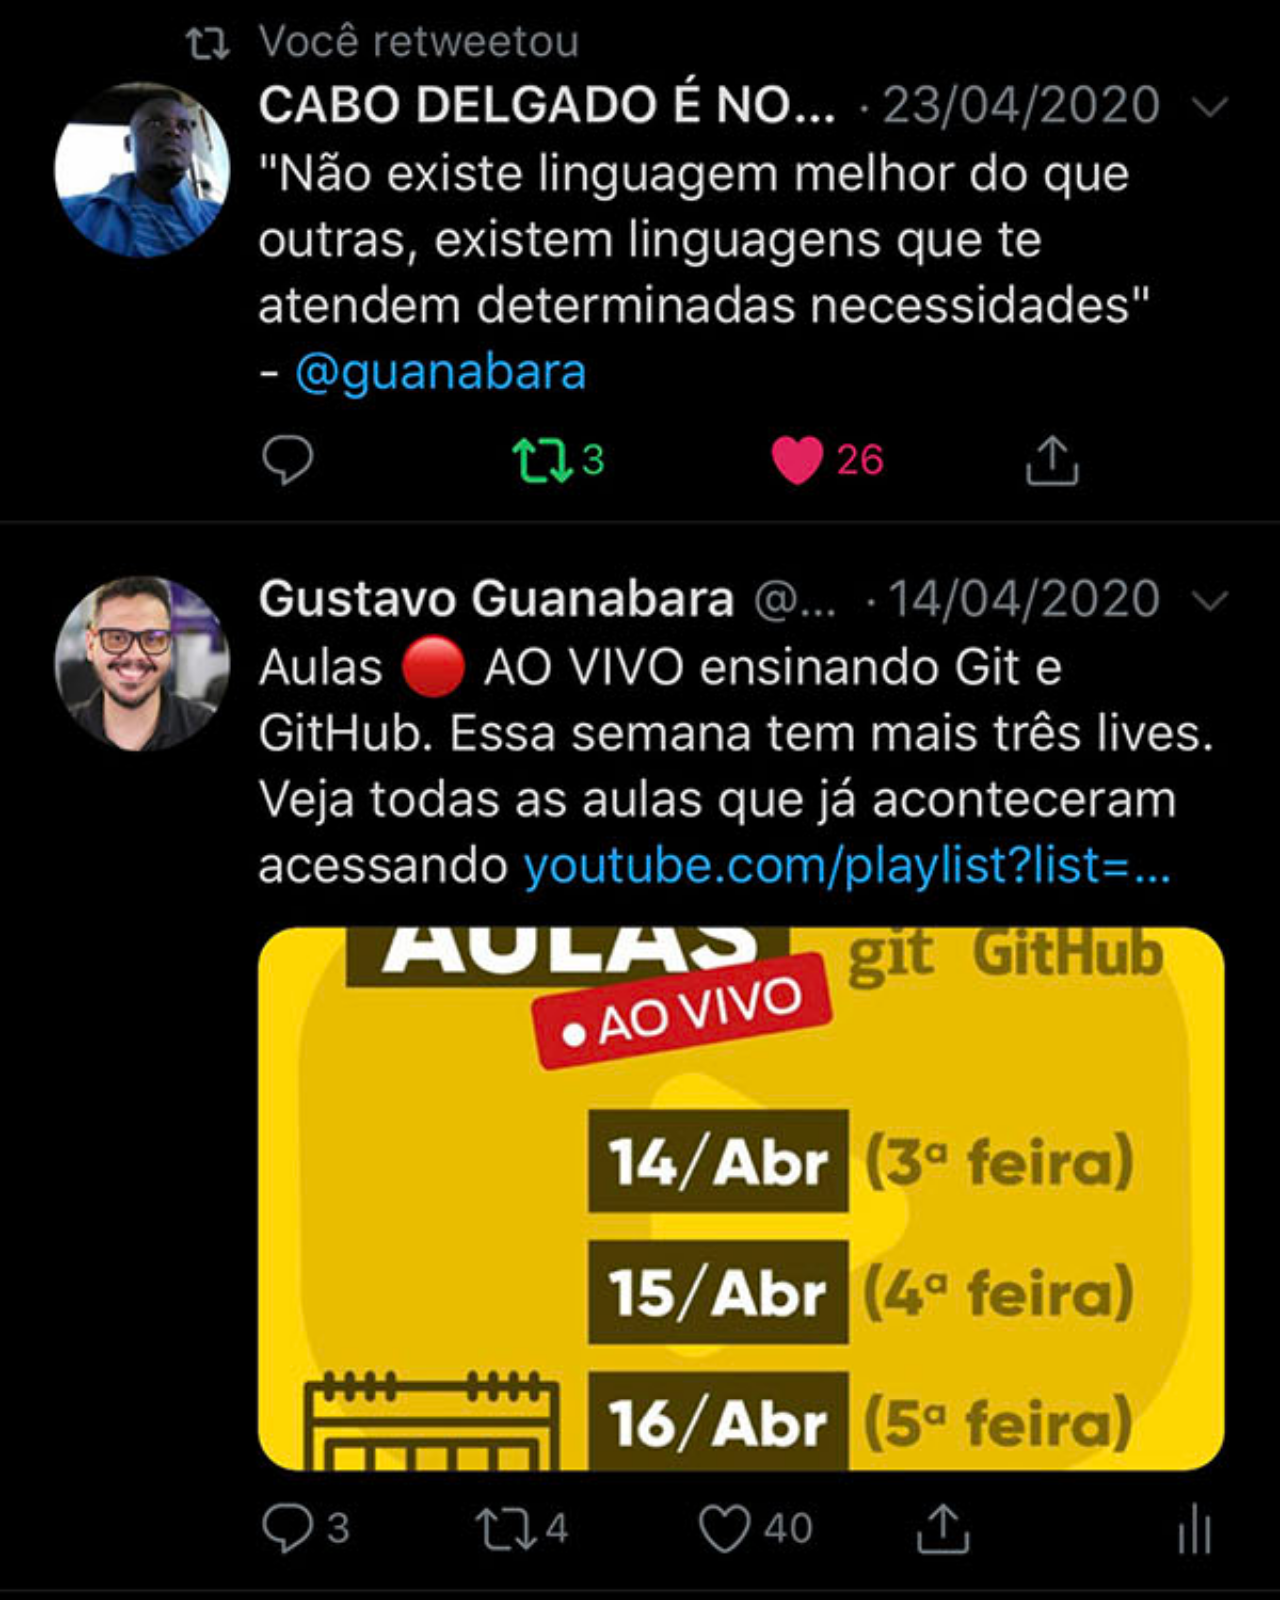
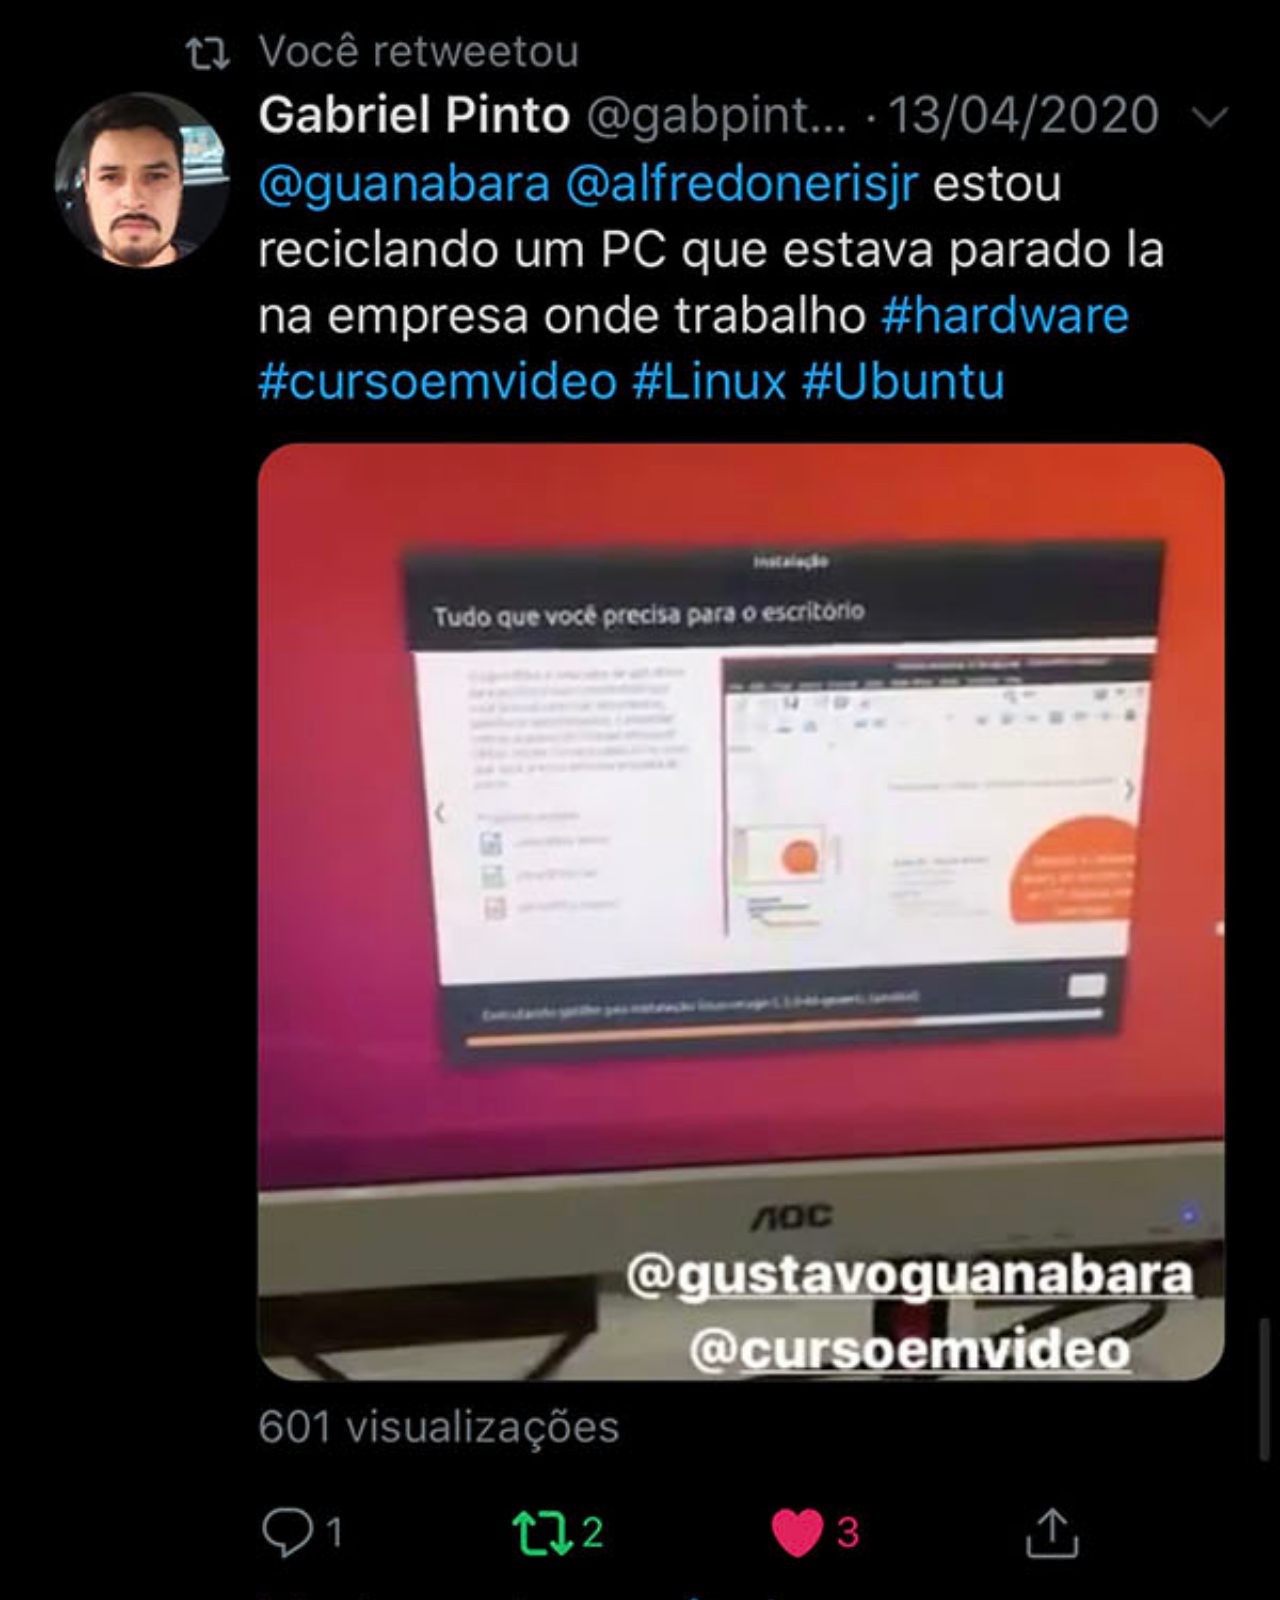
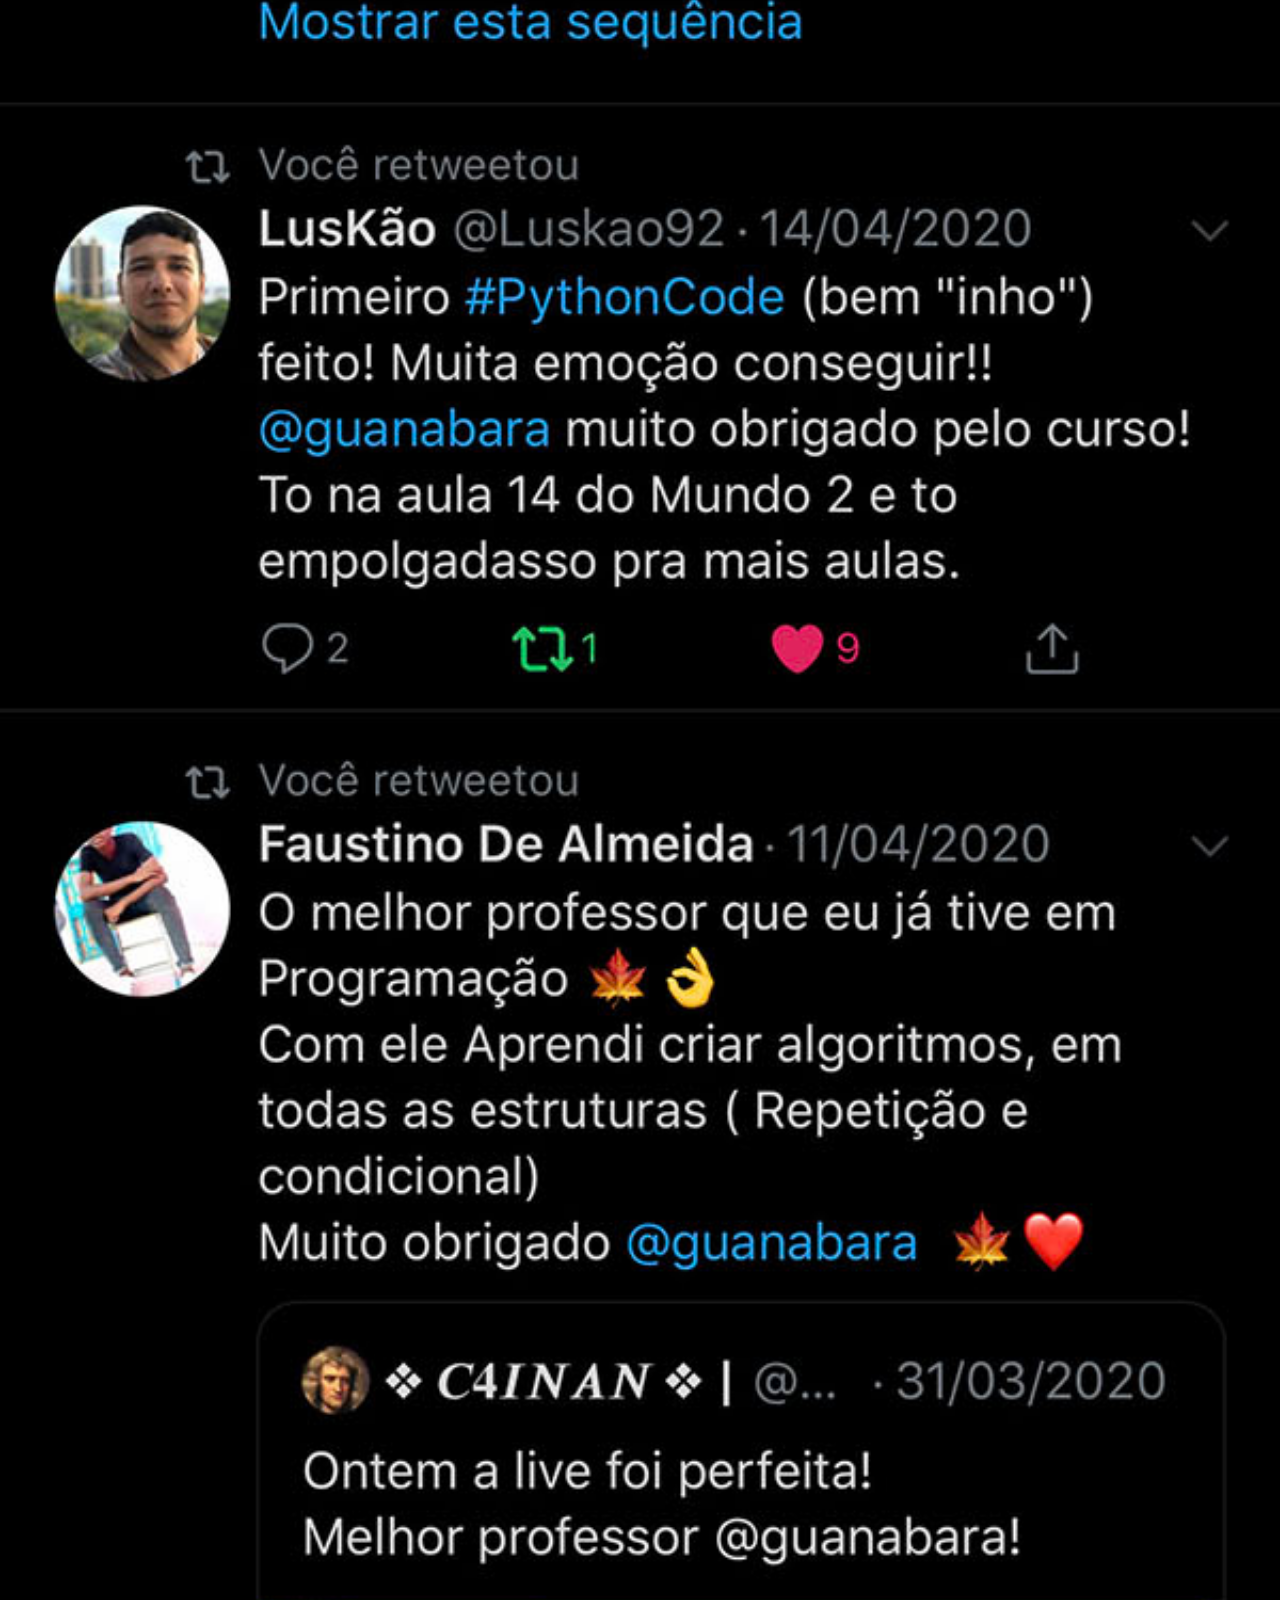
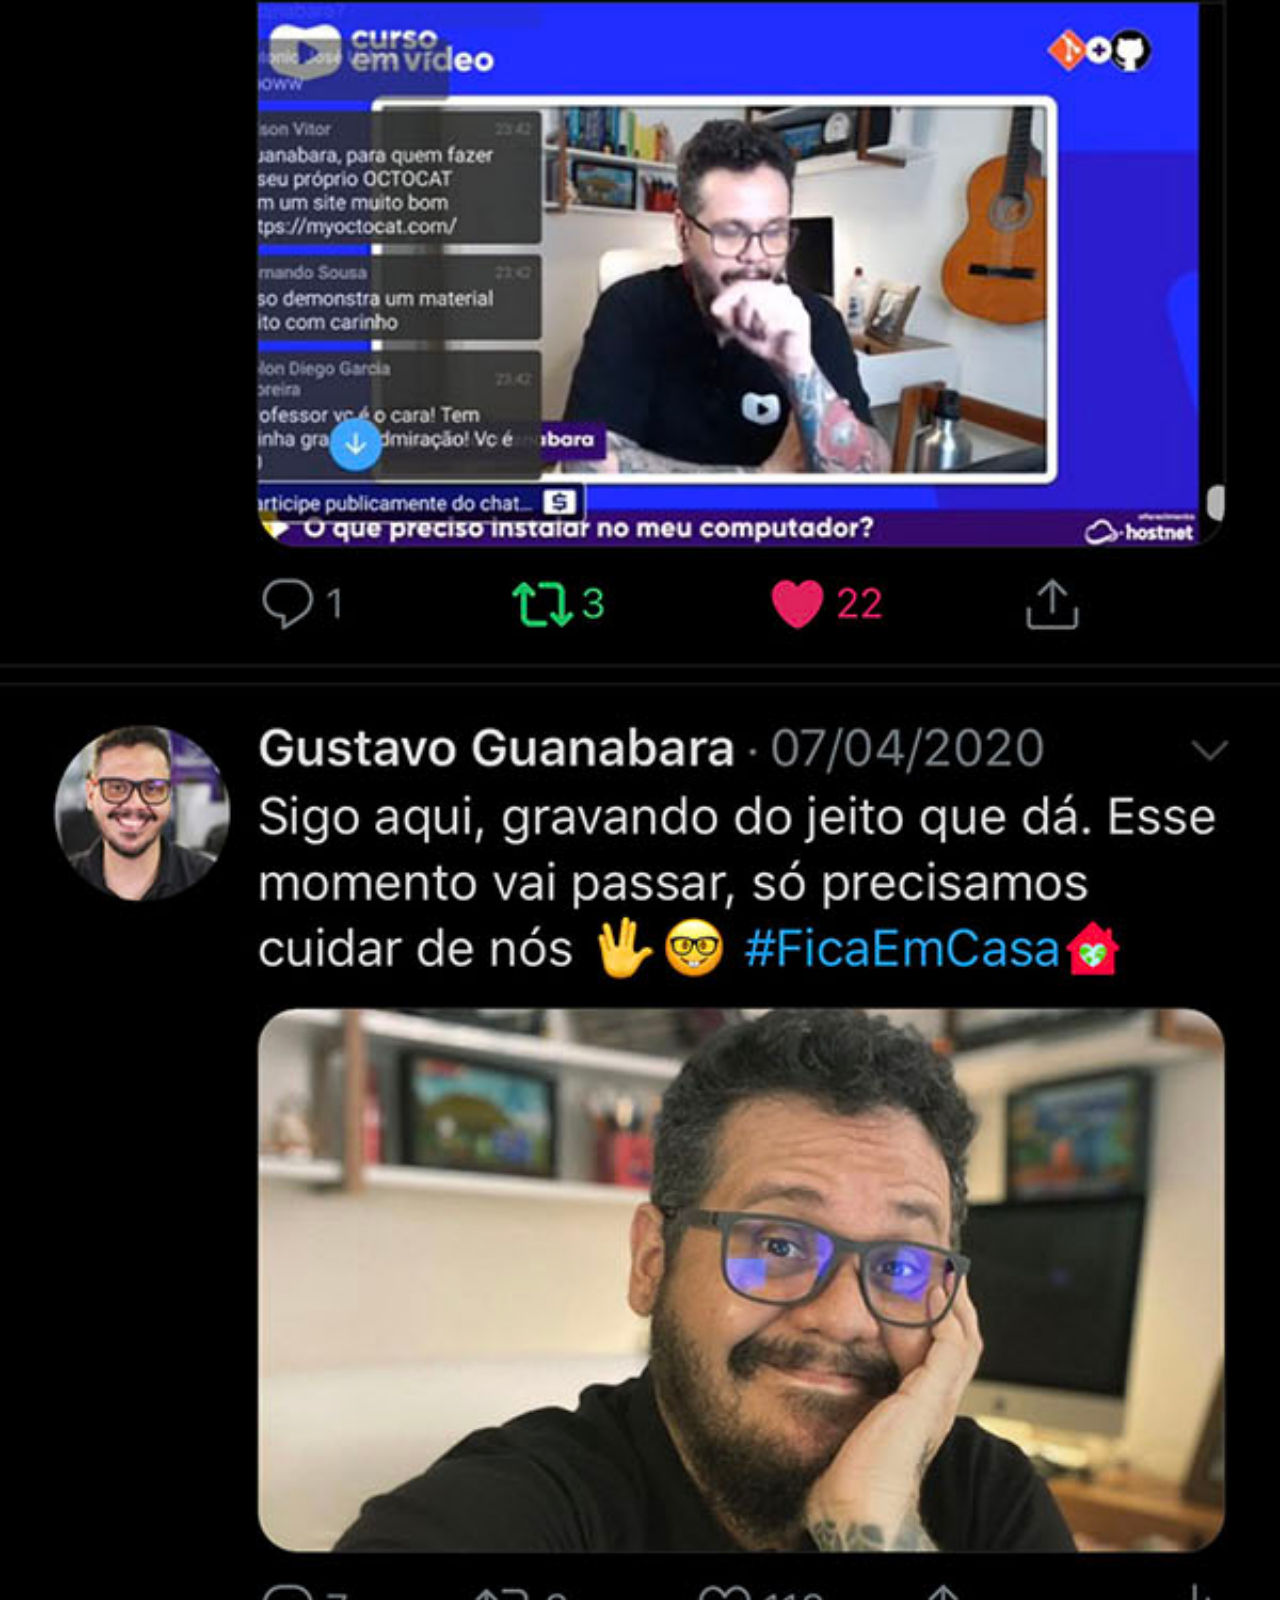
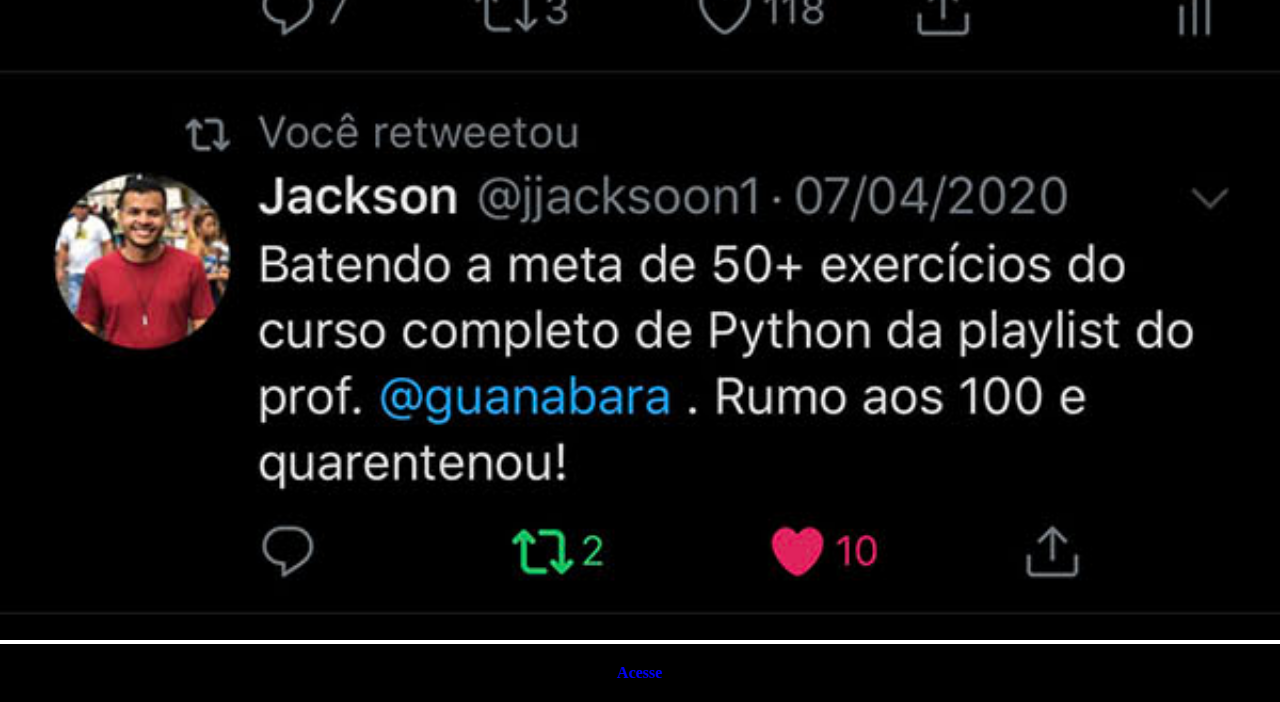
<file: twitter.html>
<!DOCTYPE html>
<html lang="en">
<head>
    <meta charset="UTF-8">
    <meta name="viewport" content="width=device-width, initial-scale=1.0">
    <title>Twitter</title>
    <link rel="stylesheet" href="estilos/social.css">
</head>
<body>
    <img src="pacote-d013/imagens/tela-twitter.jpg" alt="Twitter">
    <a href="https://x.com/guanabara" target="_blank">Acesse</a>

</body>
</html>
</file>
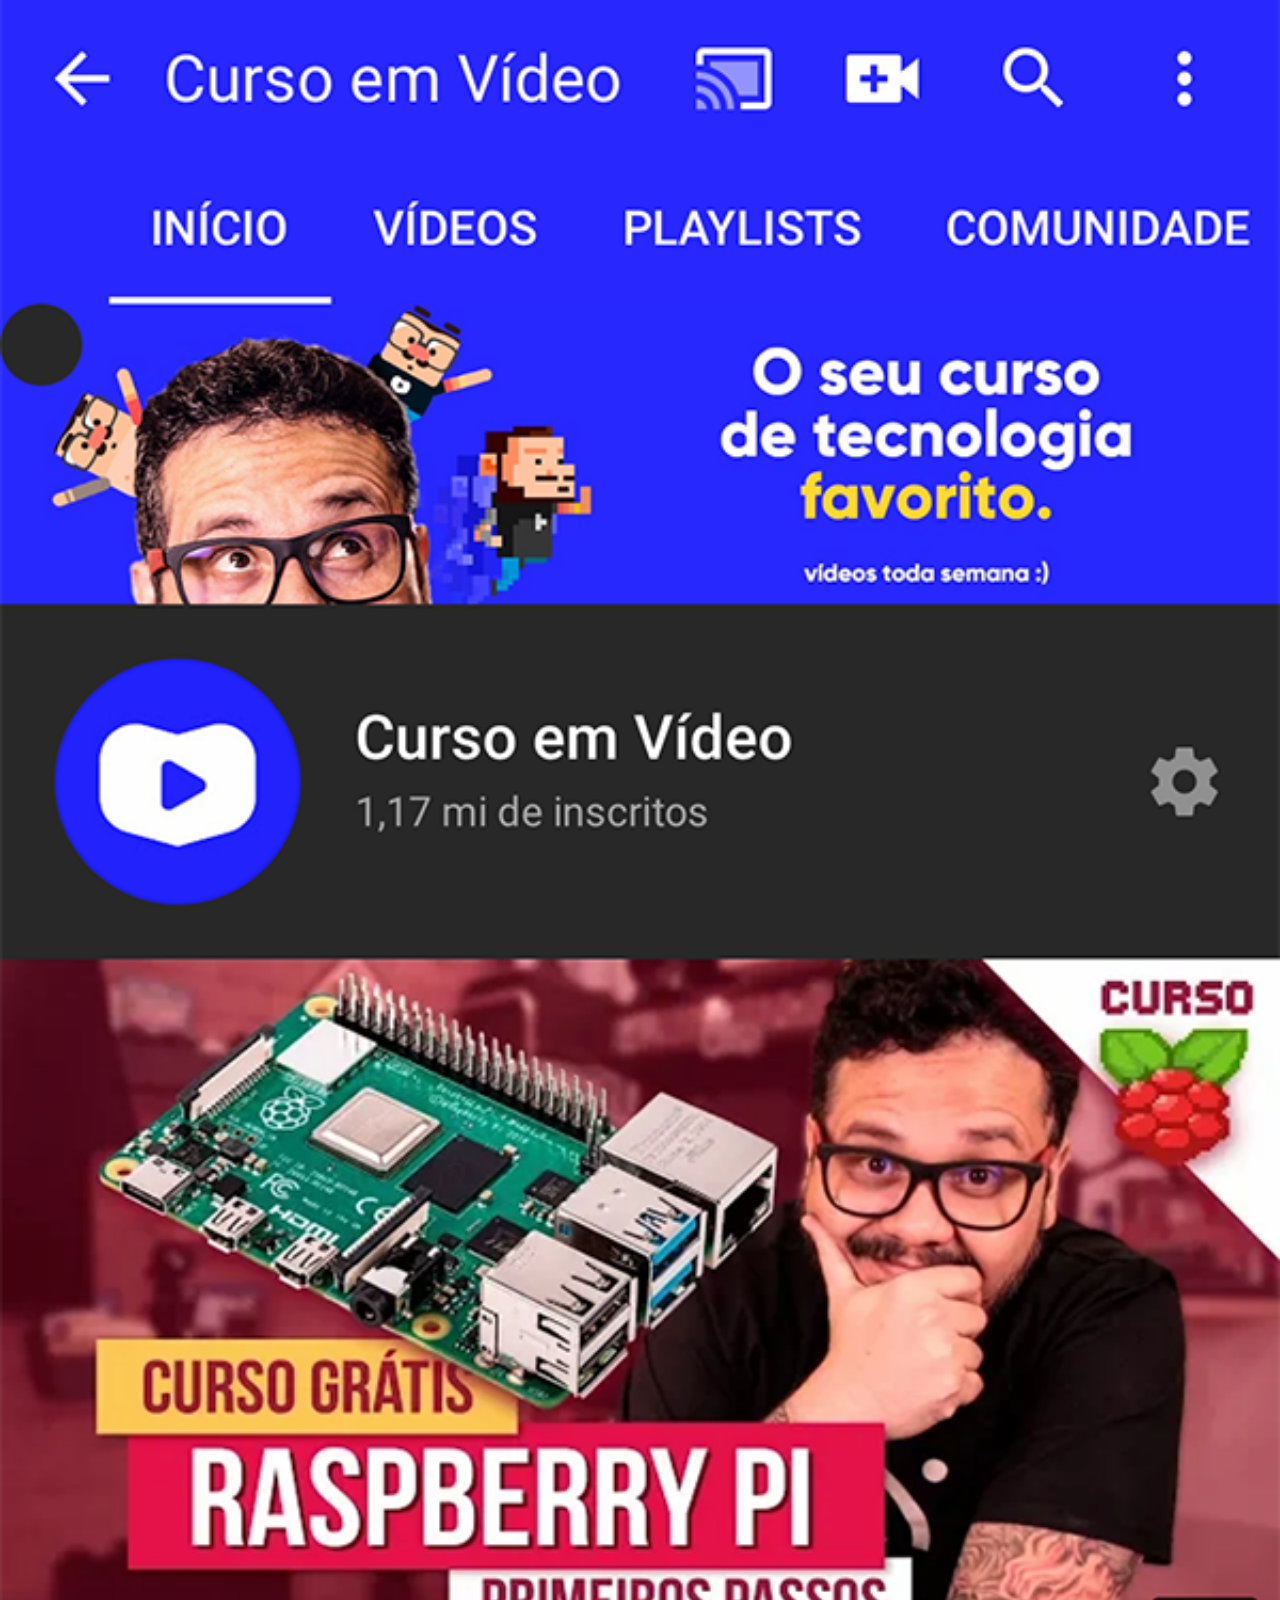
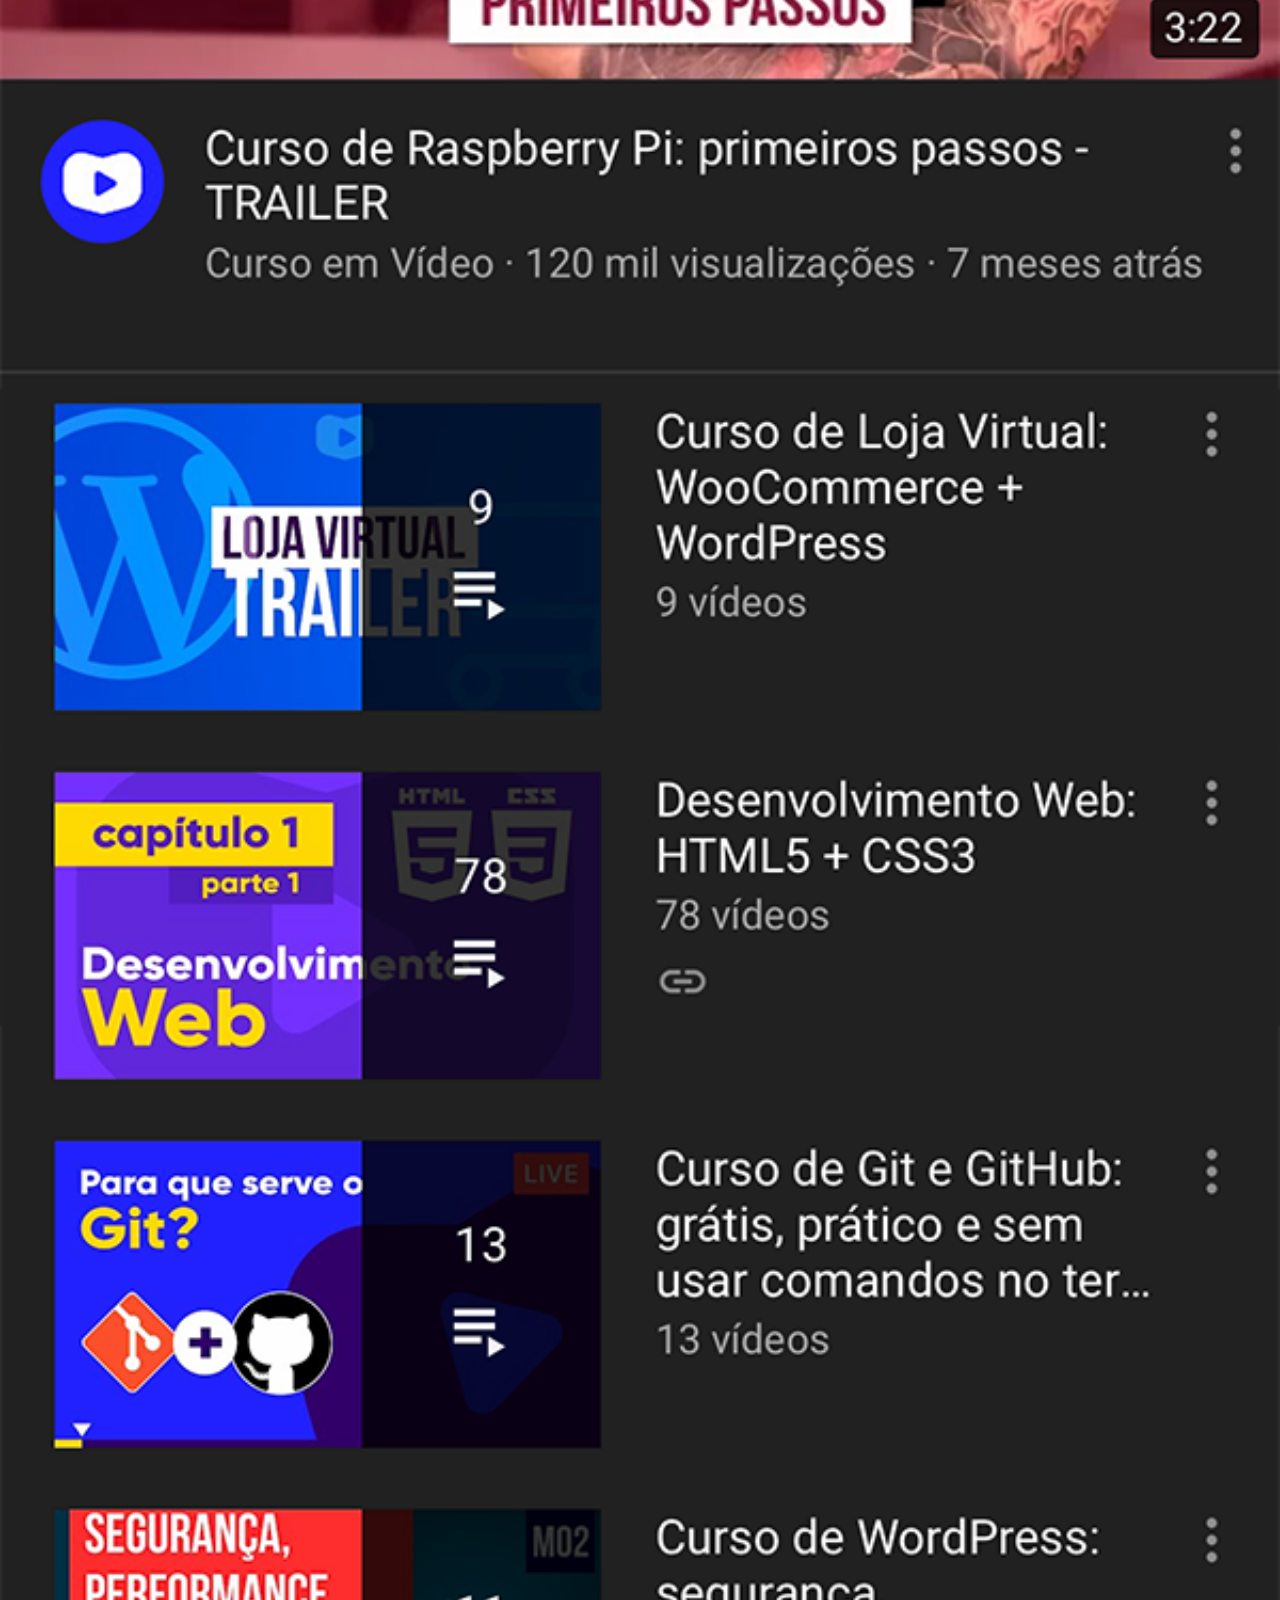
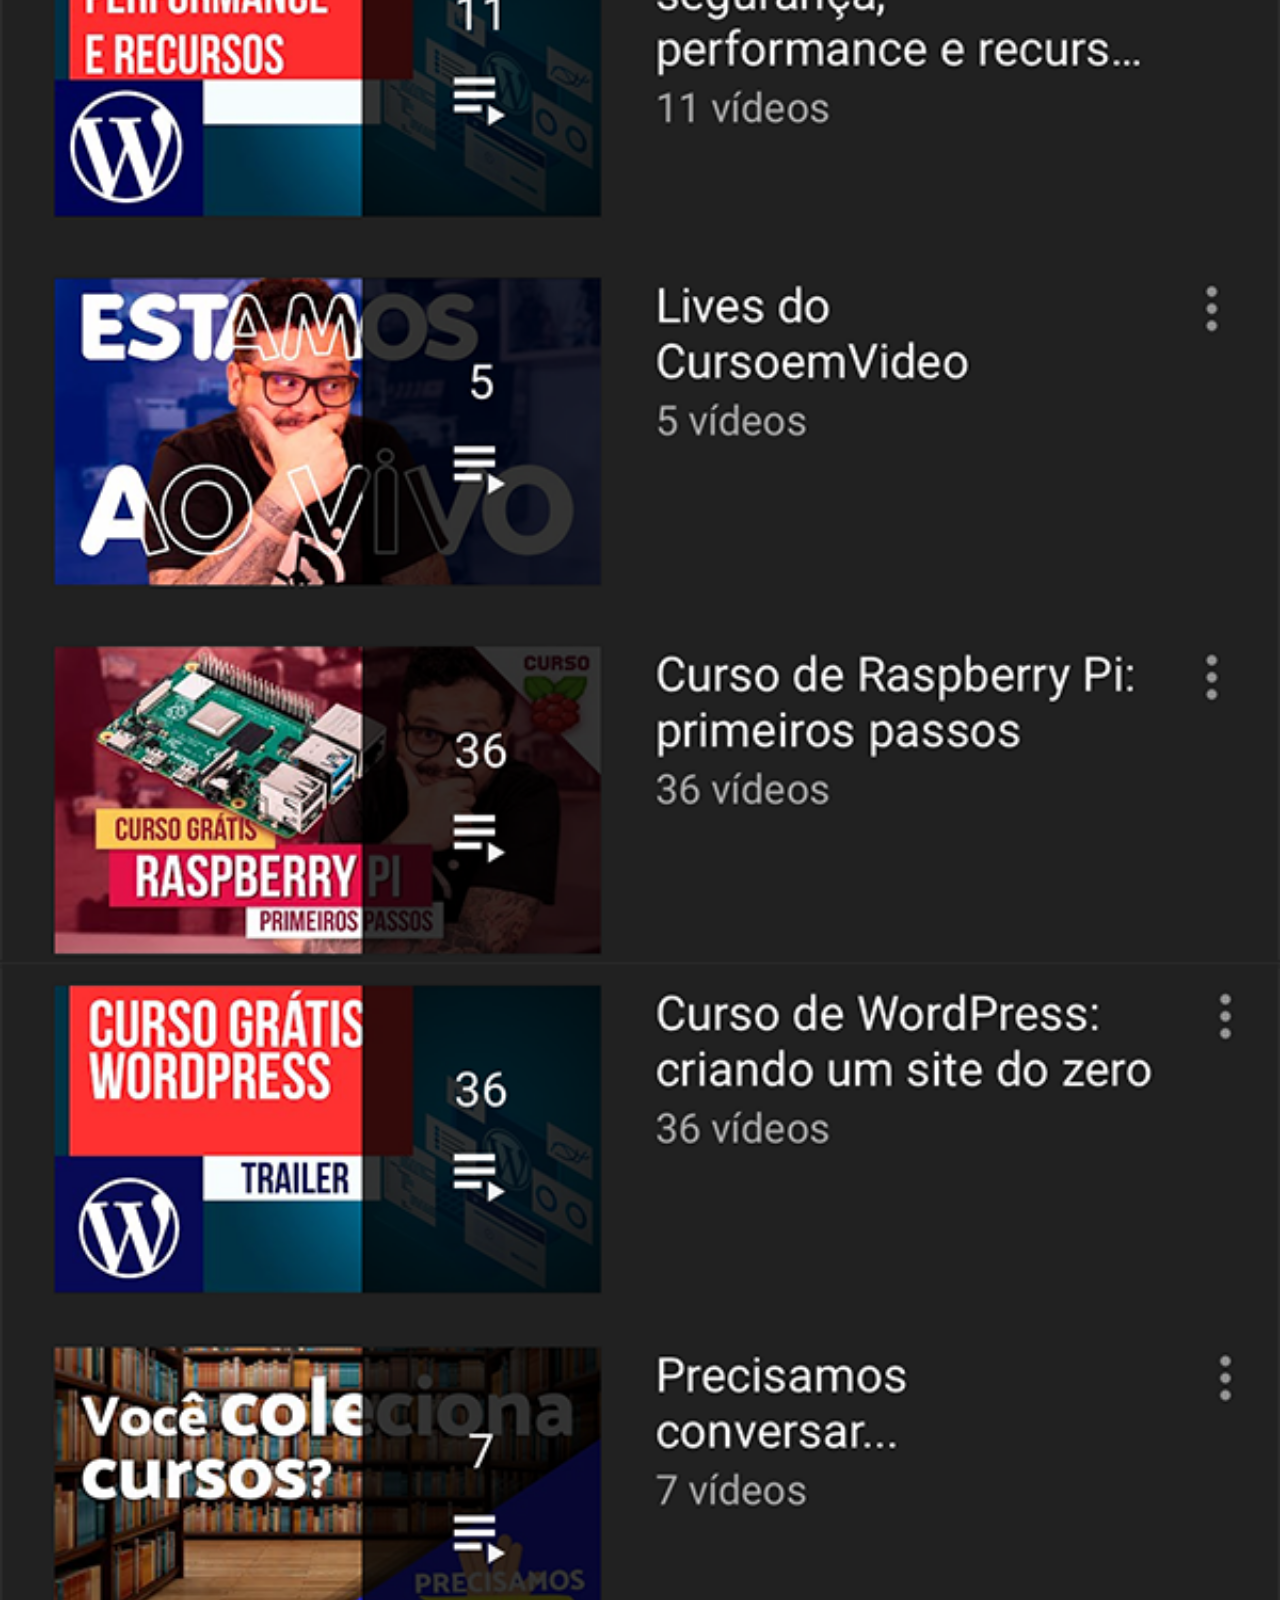
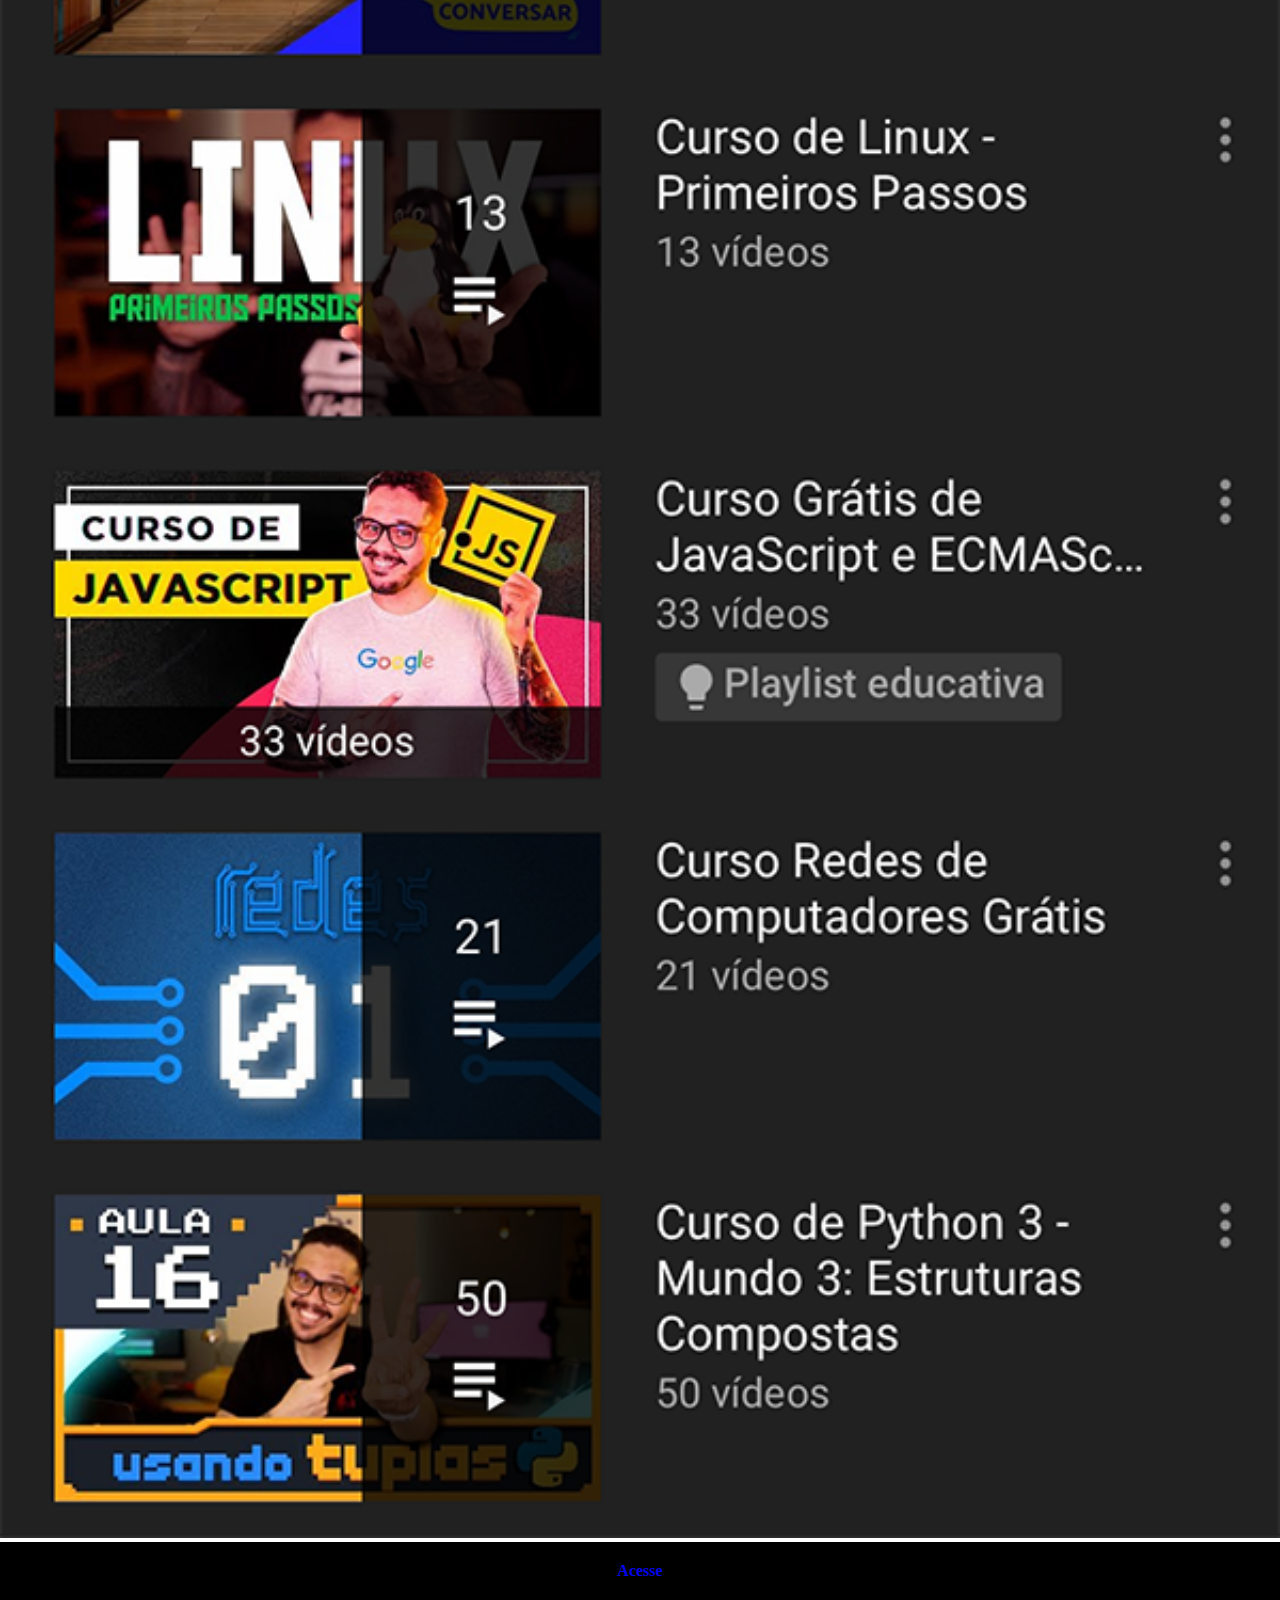
<file: youtube.html>
<!DOCTYPE html>
<html lang="en">
<head>
    <meta charset="UTF-8">
    <meta name="viewport" content="width=device-width, initial-scale=1.0">
    <title>Youtube</title>
    <link rel="stylesheet" href="estilos/social.css">
</head>
<body>
    <img src="pacote-d013/imagens/tela-youtube.png" alt="Youtube">
    <a href="https://www.youtube.com/c/CursoemV%C3%ADdeo/playlists" target="_blank">Acesse</a>
</body>
</html>
</file>
<file: estilos/style.css>
@charset "UTF-8";

* {
    margin: 0;
    padding: 0;
    font-family: 'Times New Roman', Times, serif;
}

html, body {
    height: 100vh;
    width: 100vw;
    background-color: black;
}

body {
    background: url('../pacote-d013/imagens/fundo-madeira.jpg') no-repeat top center;
    background-size: cover;
    background-attachment: fixed;

}


main {
    height: 100vh;
    position: relative;
}

section#telefone {
    position: absolute;
    top: 50%;
    left: 50%;
    transform: translate(-50%, -50%);


    height: 627px;
    width: 311px;
    background:  url('../pacote-d013/imagens/frame-iphone.png') no-repeat;
}
iframe#tela {
    position: relative;
    top: 81px;
    left: 22px;
    height: 469px;
    width: 268px;
}

::-webkit-scrollbar {
    width: 0;
    height: 0;
}

section#redes-sociais {
    display: flex;
    flex-direction: column;
}

section#redes-sociais img{
    display: flex;
    flex-direction: column;
    width: 50px;
    margin: 10px;
    border-radius: 50%;
    box-shadow: 1px 0 2px rgba(0, 0, 0, 0.637);
    float: right;
}

section#redes-sociais img:hover {
    box-shadow: 0 0 15px rgba(0, 0, 0, 0.322);
    transform: translate(-3px, -3px);
    transition: 0.1s;
}

section#redes-sociais img:active {
    transform: scale(95%);
}
</file>
<file: estilos/social.css>
@charset "UTF-8";

* {
    margin: 0;
    padding: 0;
}

::-webkit-scrollbar {
    width: 0;
    height: 0;
}

img {
    width: 100vw;

}

a { 
    display: block;
    background-color: black;
    padding: 20px;
    text-align: center;
    font-weight: bolder;
    text-decoration: none;

}
</file>
